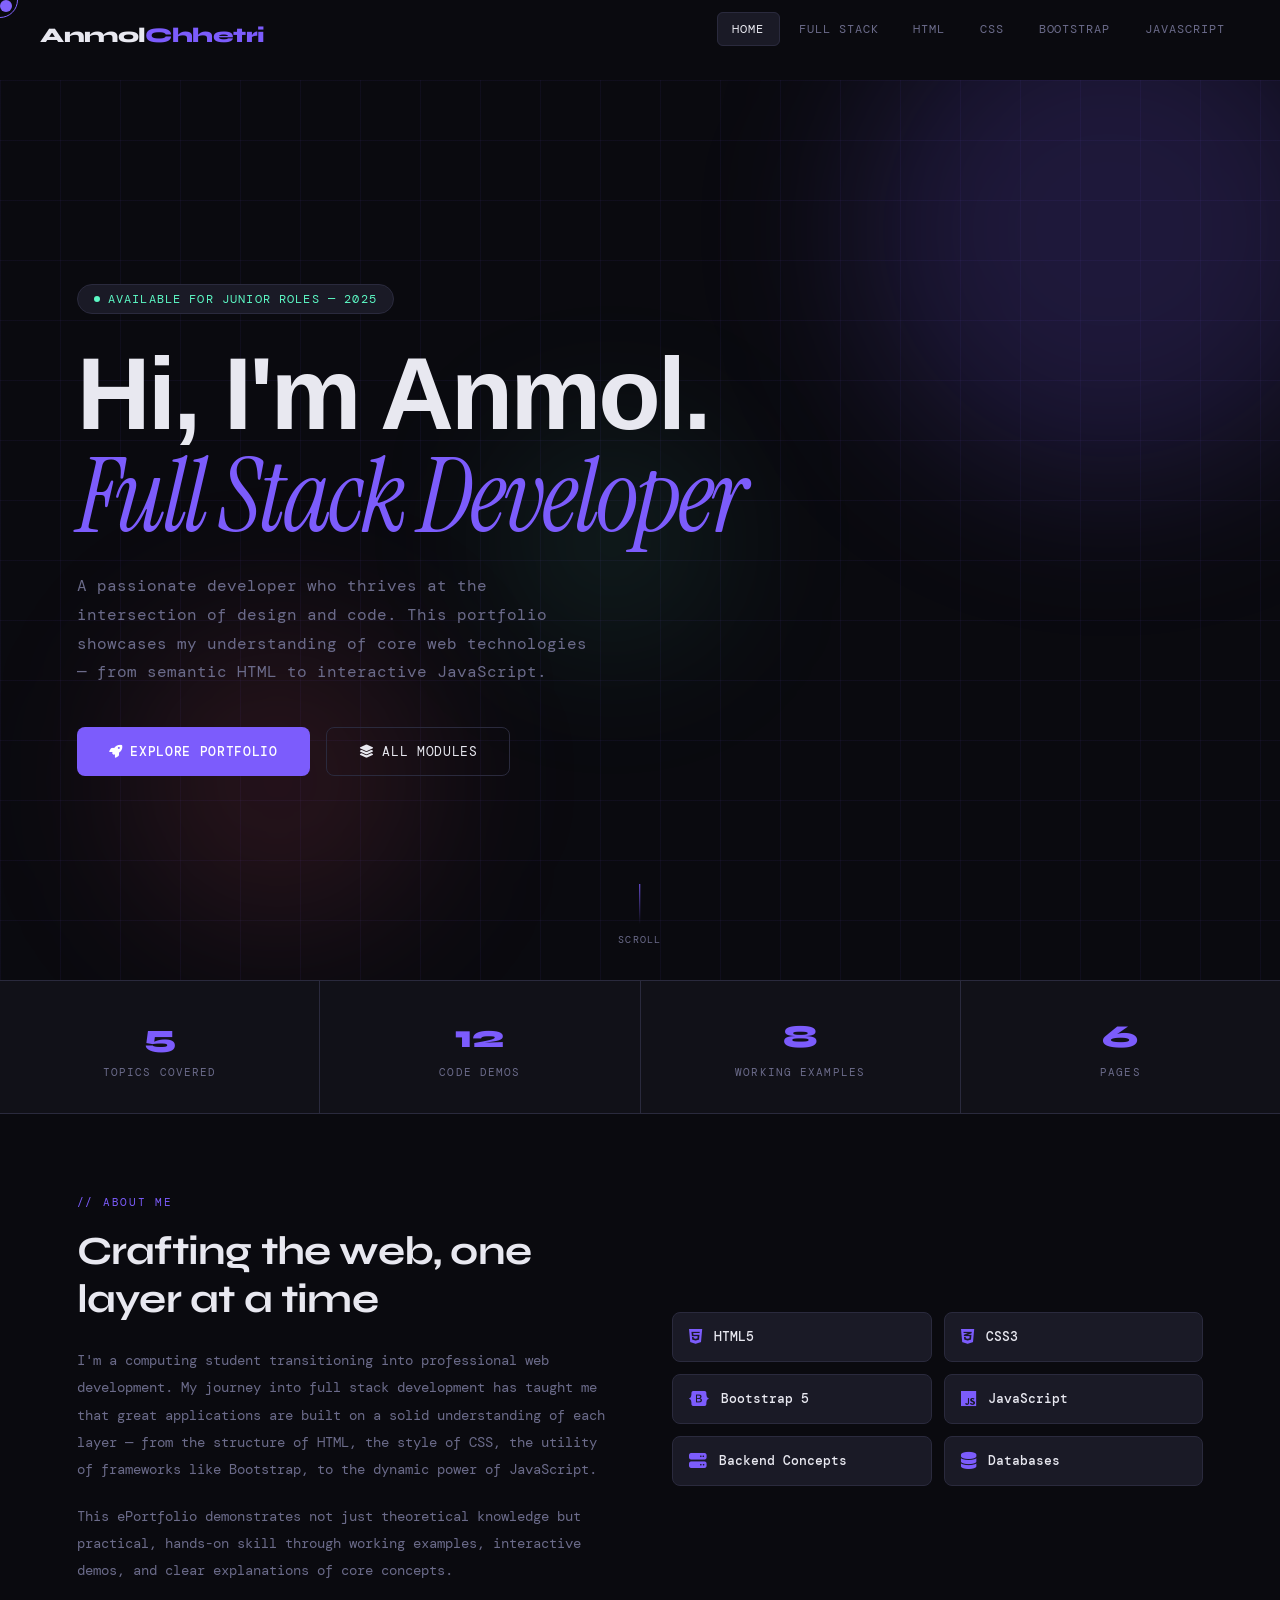
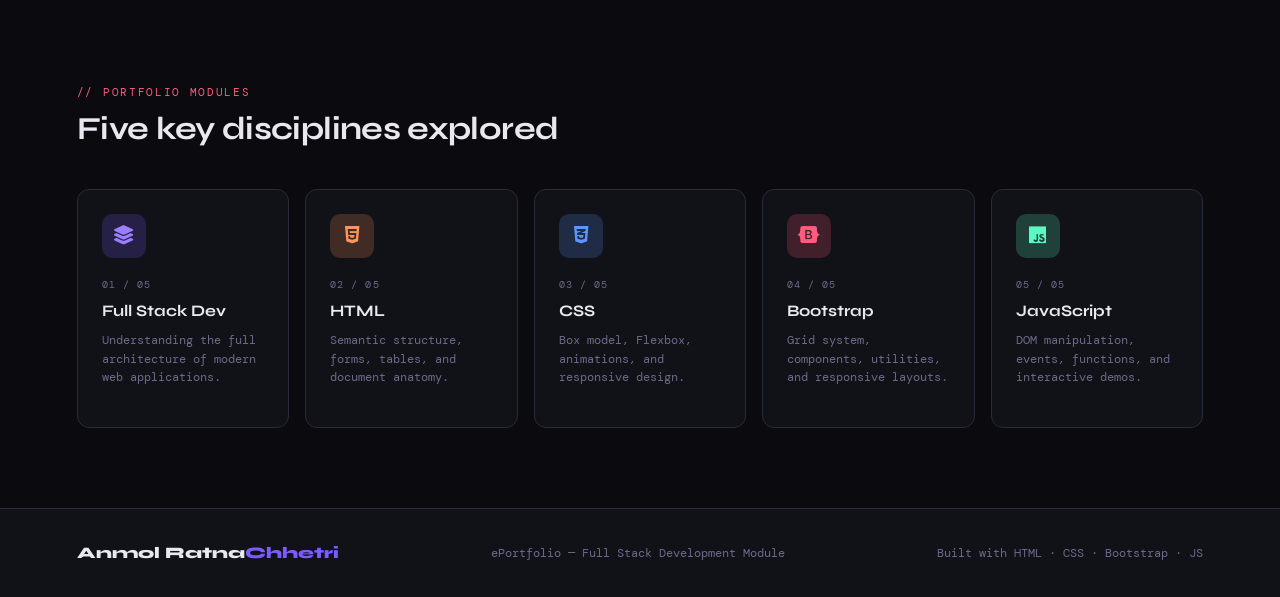
<file: index.html>
<!DOCTYPE html>
<html lang="en">
<head>
<meta charset="UTF-8">
<meta name="viewport" content="width=device-width, initial-scale=1.0">
<title>Anmol Ratna Chhetri | Home</title>
<link href="https://fonts.googleapis.com/css2?family=Syne:wght@400;600;700;800&family=DM+Mono:wght@300;400;500&family=Instrument+Serif:ital@0;1&display=swap" rel="stylesheet">
<link rel="stylesheet" href="https://cdnjs.cloudflare.com/ajax/libs/bootstrap/5.3.0/css/bootstrap.min.css">
<link rel="stylesheet" href="https://cdnjs.cloudflare.com/ajax/libs/font-awesome/6.4.0/css/all.min.css">
<link rel="stylesheet" href="css/base.css">
<link rel="stylesheet" href="css/index.css">
</head>
<body>

<!-- Cursor -->
<div class="cursor" id="cursor"></div>
<div class="cursor-ring" id="cursorRing"></div>

<!-- NAV -->
<nav id="mainNav">
  <a href="index.html" class="nav-logo">Anmol<span>Chhetri</span></a>
  <ul class="nav-links" id="navLinks">
    <li><a href="index.html" class="active" id="nav-home">Home</a></li>
    <li><a href="fullstack.html" id="nav-fullstack">Full Stack</a></li>
    <li><a href="html.html" id="nav-html">HTML</a></li>
    <li><a href="css.html" id="nav-css">CSS</a></li>
    <li><a href="bootstrap.html" id="nav-bootstrap">Bootstrap</a></li>
    <li><a href="javascript.html" id="nav-javascript">JavaScript</a></li>
  </ul>
  <button class="hamburger" id="hamburger"><i class="fas fa-bars"></i></button>
</nav>

<!-- HOME PAGE -->
<div class="page active" id="page-home">
  <section class="hero">
    <div class="hero-orb orb1"></div>
    <div class="hero-orb orb2"></div>
    <div class="hero-orb orb3"></div>
    <div class="hero-content">
      <div class="hero-badge">
        <span class="badge-dot"></span>
        Available for Junior Roles — 2025
      </div>
      <h1 class="hero-title">
        Hi, I'm Anmol.<br>
        <span class="line2">Full Stack Developer</span>
      </h1>
      <p class="hero-subtitle">
        A passionate developer who thrives at the intersection of design and code.
        This portfolio showcases my understanding of core web technologies —
        from semantic HTML to interactive JavaScript.
      </p>
      <div class="hero-actions">
        <button class="btn-primary-custom" onclick="window.location.href='fullstack.html'">
          <i class="fas fa-rocket"></i> Explore Portfolio
        </button>
        <button class="btn-outline-custom" onclick="scrollToModules()">
          <i class="fas fa-layer-group"></i> All Modules
        </button>
      </div>
    </div>
    <div class="scroll-indicator">
      <div class="scroll-line"></div>
      Scroll
    </div>
  </section>

  <div class="stats-bar">
    <div class="stat-item">
      <div class="stat-num" id="count1">0</div>
      <div class="stat-label">Topics Covered</div>
    </div>
    <div class="stat-item">
      <div class="stat-num" id="count2">0</div>
      <div class="stat-label">Code Demos</div>
    </div>
    <div class="stat-item">
      <div class="stat-num" id="count3">0</div>
      <div class="stat-label">Working Examples</div>
    </div>
    <div class="stat-item">
      <div class="stat-num" id="count4">0</div>
      <div class="stat-label">Pages</div>
    </div>
  </div>

  <div class="about-section">
    <div>
      <div class="about-label">// About Me</div>
      <h2 class="about-title">Crafting the web, one layer at a time</h2>
      <p class="about-text">
        I'm a computing student transitioning into professional web development. My journey into full stack development has taught me that great applications are built on a solid understanding of each layer — from the structure of HTML, the style of CSS, the utility of frameworks like Bootstrap, to the dynamic power of JavaScript.
      </p>
      <p class="about-text">
        This ePortfolio demonstrates not just theoretical knowledge but practical, hands-on skill through working examples, interactive demos, and clear explanations of core concepts.
      </p>
    </div>
    <div class="skills-grid">
      <div class="skill-pill" onclick="window.location.href='html.html'">
        <i class="fab fa-html5"></i><span class="skill-name">HTML5</span>
      </div>
      <div class="skill-pill" onclick="window.location.href='css.html'">
        <i class="fab fa-css3-alt"></i><span class="skill-name">CSS3</span>
      </div>
      <div class="skill-pill" onclick="window.location.href='bootstrap.html'">
        <i class="fab fa-bootstrap"></i><span class="skill-name">Bootstrap 5</span>
      </div>
      <div class="skill-pill" onclick="window.location.href='javascript.html'">
        <i class="fab fa-js"></i><span class="skill-name">JavaScript</span>
      </div>
      <div class="skill-pill" onclick="window.location.href='fullstack.html'">
        <i class="fas fa-server"></i><span class="skill-name">Backend Concepts</span>
      </div>
      <div class="skill-pill" onclick="window.location.href='fullstack.html'">
        <i class="fas fa-database"></i><span class="skill-name">Databases</span>
      </div>
    </div>
  </div>

  <div class="modules-section" id="modulesAnchor">
    <div class="section-header">
      <div class="section-label">// Portfolio Modules</div>
      <h2 class="section-title">Five key disciplines explored</h2>
    </div>
    <div class="module-cards">
      <div class="module-card" data-color="purple" onclick="window.location.href='fullstack.html'">
        <div class="card-icon"><i class="fas fa-layer-group"></i></div>
        <div class="card-num">01 / 05</div>
        <div class="card-title">Full Stack Dev</div>
        <p class="card-desc">Understanding the full architecture of modern web applications.</p>
        <span class="card-arrow"><i class="fas fa-arrow-up-right"></i></span>
      </div>
      <div class="module-card" data-color="orange" onclick="window.location.href='html.html'">
        <div class="card-icon"><i class="fab fa-html5"></i></div>
        <div class="card-num">02 / 05</div>
        <div class="card-title">HTML</div>
        <p class="card-desc">Semantic structure, forms, tables, and document anatomy.</p>
        <span class="card-arrow"><i class="fas fa-arrow-up-right"></i></span>
      </div>
      <div class="module-card" data-color="blue" onclick="window.location.href='css.html'">
        <div class="card-icon"><i class="fab fa-css3-alt"></i></div>
        <div class="card-num">03 / 05</div>
        <div class="card-title">CSS</div>
        <p class="card-desc">Box model, Flexbox, animations, and responsive design.</p>
        <span class="card-arrow"><i class="fas fa-arrow-up-right"></i></span>
      </div>
      <div class="module-card" data-color="pink" onclick="window.location.href='bootstrap.html'">
        <div class="card-icon"><i class="fab fa-bootstrap"></i></div>
        <div class="card-num">04 / 05</div>
        <div class="card-title">Bootstrap</div>
        <p class="card-desc">Grid system, components, utilities, and responsive layouts.</p>
        <span class="card-arrow"><i class="fas fa-arrow-up-right"></i></span>
      </div>
      <div class="module-card" data-color="green" onclick="window.location.href='javascript.html'">
        <div class="card-icon"><i class="fab fa-js"></i></div>
        <div class="card-num">05 / 05</div>
        <div class="card-title">JavaScript</div>
        <p class="card-desc">DOM manipulation, events, functions, and interactive demos.</p>
        <span class="card-arrow"><i class="fas fa-arrow-up-right"></i></span>
      </div>
    </div>
  </div>

  <footer>
    <div class="footer-logo">Anmol Ratna<span>Chhetri</span></div>
    <div>ePortfolio — Full Stack Development Module</div>
    <div>Built with HTML · CSS · Bootstrap · JS</div>
  </footer>
</div>

<script src="https://cdnjs.cloudflare.com/ajax/libs/bootstrap/5.3.0/js/bootstrap.bundle.min.js"></script>
<script src="../js/app.js"></script>
</body>
</html>
</file>
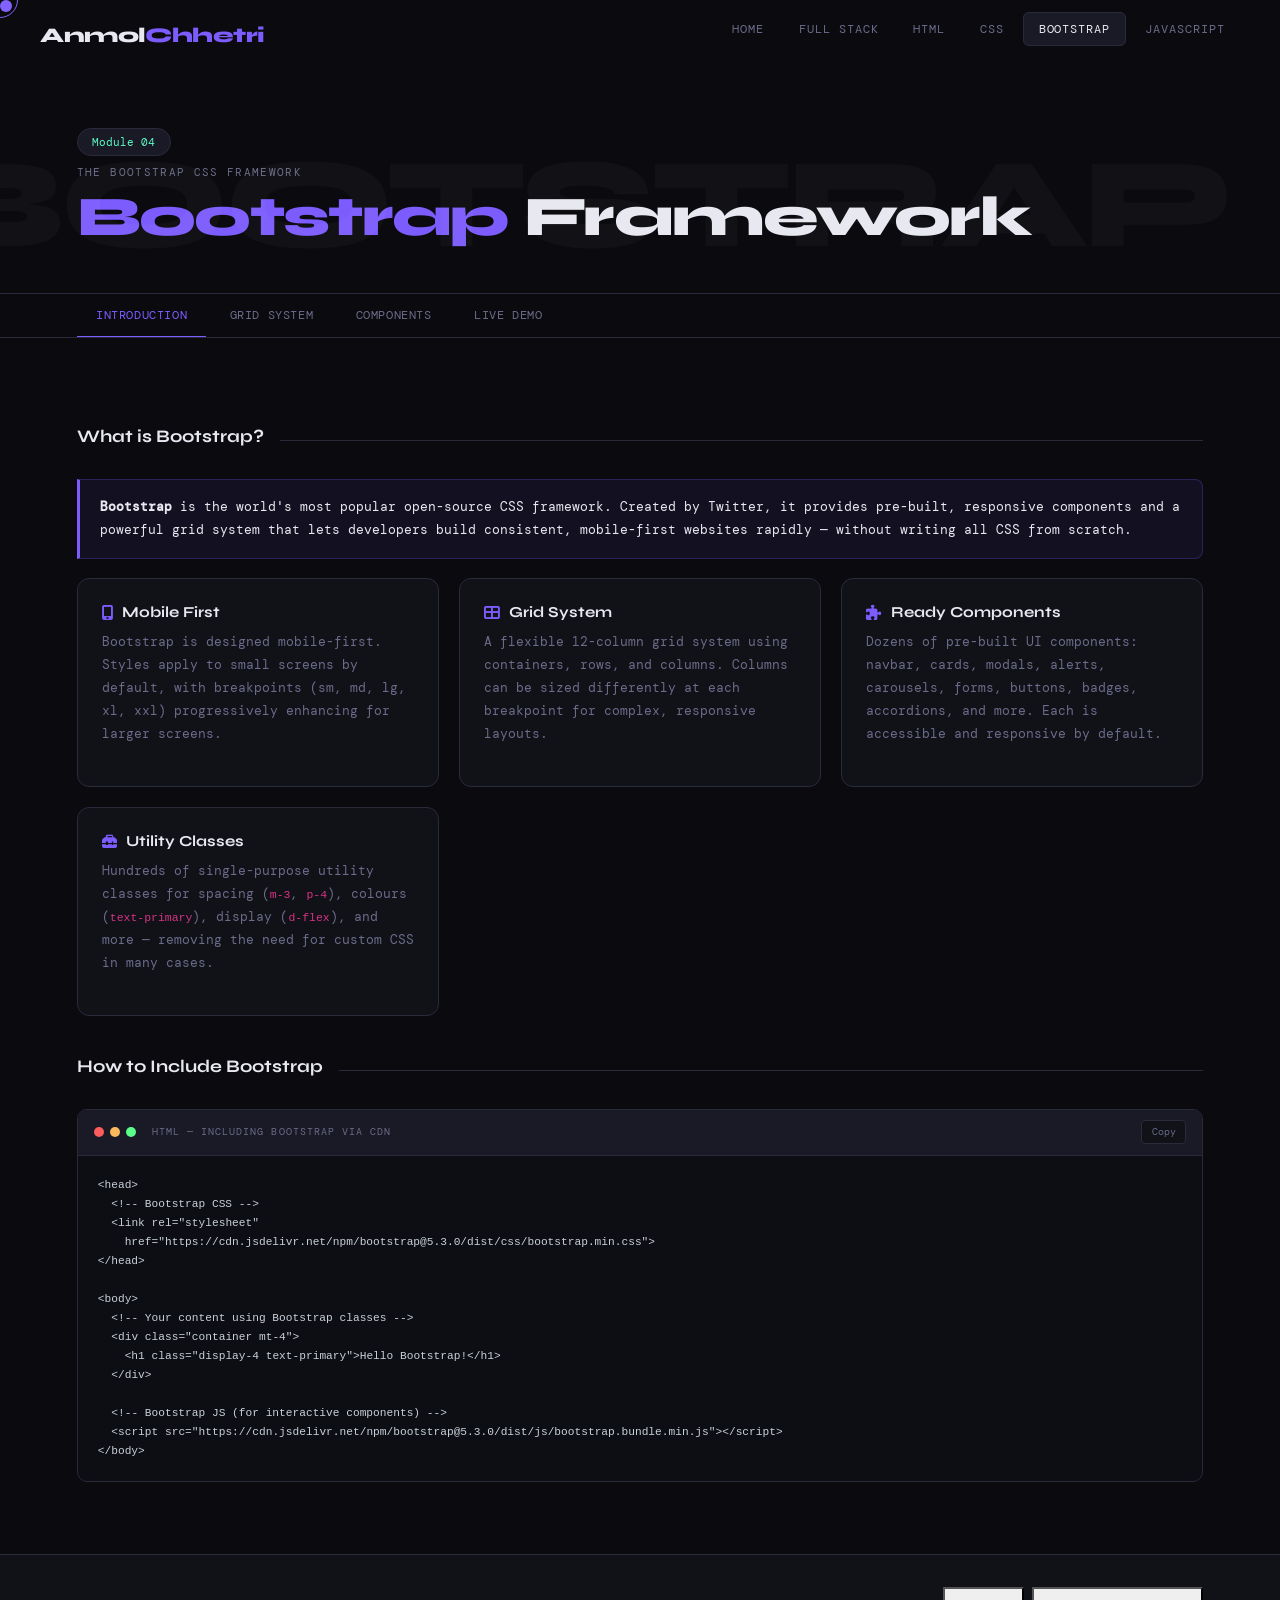
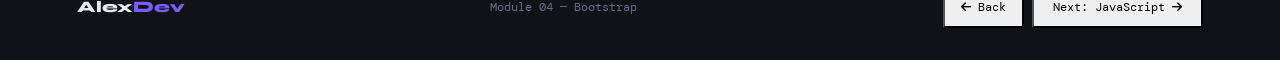
<file: bootstrap.html>
<!DOCTYPE html>
<html lang="en">
<head>
<meta charset="UTF-8">
<meta name="viewport" content="width=device-width, initial-scale=1.0">
<title>Anmol Ratna Chhetri | Bootstrap</title>
<link href="https://fonts.googleapis.com/css2?family=Syne:wght@400;600;700;800&family=DM+Mono:wght@300;400;500&family=Instrument+Serif:ital@0;1&display=swap" rel="stylesheet">
<link rel="stylesheet" href="https://cdnjs.cloudflare.com/ajax/libs/bootstrap/5.3.0/css/bootstrap.min.css">
<link rel="stylesheet" href="https://cdnjs.cloudflare.com/ajax/libs/font-awesome/6.4.0/css/all.min.css">
<link rel="stylesheet" href="css/base.css">
<link rel="stylesheet" href="css/bootstrap.css">
</head>
<body>

<!-- Cursor -->
<div class="cursor" id="cursor"></div>
<div class="cursor-ring" id="cursorRing"></div>

<!-- NAV -->
<nav id="mainNav">
  <a href="index.html" class="nav-logo">Anmol<span>Chhetri</span></a>
  <ul class="nav-links" id="navLinks">
    <li><a href="index.html" id="nav-home">Home</a></li>
    <li><a href="fullstack.html" id="nav-fullstack">Full Stack</a></li>
    <li><a href="html.html" id="nav-html">HTML</a></li>
    <li><a href="css.html" id="nav-css">CSS</a></li>
    <li><a href="bootstrap.html" class="active" id="nav-bootstrap">Bootstrap</a></li>
    <li><a href="javascript.html" id="nav-javascript">JavaScript</a></li>
  </ul>
  <button class="hamburger" id="hamburger"><i class="fas fa-bars"></i></button>
</nav>

<div class="page active" id="page-bootstrap">
  <div class="page-hero" data-bg-text="BOOTSTRAP">
    <div>
      <div class="page-tag">Module 04</div>
      <div class="page-num">The Bootstrap CSS Framework</div>
      <h1 class="page-title"><span class="accent">Bootstrap</span> Framework</h1>
    </div>
  </div>

  <div class="tab-nav">
    <button class="tab-btn active" onclick="switchTab(this,'bs-intro')">Introduction</button>
    <button class="tab-btn" onclick="switchTab(this,'bs-grid')">Grid System</button>
    <button class="tab-btn" onclick="switchTab(this,'bs-components')">Components</button>
    <button class="tab-btn" onclick="switchTab(this,'bs-demo')">Live Demo</button>
  </div>

  <div class="content-area">
    <div class="tab-panel active" id="bs-intro">
      <div class="section-divider"><h3>What is Bootstrap?</h3></div>
      <div class="callout">
        <strong>Bootstrap</strong> is the world's most popular open-source CSS framework. Created by Twitter, it provides pre-built, responsive components and a powerful grid system that lets developers build consistent, mobile-first websites rapidly — without writing all CSS from scratch.
      </div>
      <div class="concept-grid">
        <div class="concept-card">
          <h4><i class="fas fa-mobile-alt"></i> Mobile First</h4>
          <p>Bootstrap is designed mobile-first. Styles apply to small screens by default, with breakpoints (sm, md, lg, xl, xxl) progressively enhancing for larger screens.</p>
        </div>
        <div class="concept-card">
          <h4><i class="fas fa-th-large"></i> Grid System</h4>
          <p>A flexible 12-column grid system using containers, rows, and columns. Columns can be sized differently at each breakpoint for complex, responsive layouts.</p>
        </div>
        <div class="concept-card">
          <h4><i class="fas fa-puzzle-piece"></i> Ready Components</h4>
          <p>Dozens of pre-built UI components: navbar, cards, modals, alerts, carousels, forms, buttons, badges, accordions, and more. Each is accessible and responsive by default.</p>
        </div>
        <div class="concept-card">
          <h4><i class="fas fa-toolbox"></i> Utility Classes</h4>
          <p>Hundreds of single-purpose utility classes for spacing (<code>m-3</code>, <code>p-4</code>), colours (<code>text-primary</code>), display (<code>d-flex</code>), and more — removing the need for custom CSS in many cases.</p>
        </div>
      </div>
      <div class="section-divider"><h3>How to Include Bootstrap</h3></div>
      <div class="code-block">
        <div class="code-header">
          <div style="display:flex;align-items:center;gap:1rem">
            <div class="code-dots"><span class="d1"></span><span class="d2"></span><span class="d3"></span></div>
            <span class="code-lang">HTML — Including Bootstrap via CDN</span>
          </div>
          <button class="copy-btn" onclick="copyCode(this)">Copy</button>
        </div>
<pre><span class="tag">&lt;head&gt;</span>
  <span class="cm">&lt;!-- Bootstrap CSS --&gt;</span>
  <span class="tag">&lt;link</span> <span class="attr">rel</span>=<span class="val">"stylesheet"</span>
    <span class="attr">href</span>=<span class="val">"https://cdn.jsdelivr.net/npm/bootstrap@5.3.0/dist/css/bootstrap.min.css"</span><span class="tag">&gt;</span>
<span class="tag">&lt;/head&gt;</span>

<span class="tag">&lt;body&gt;</span>
  <span class="cm">&lt;!-- Your content using Bootstrap classes --&gt;</span>
  <span class="tag">&lt;div</span> <span class="attr">class</span>=<span class="val">"container mt-4"</span><span class="tag">&gt;</span>
    <span class="tag">&lt;h1</span> <span class="attr">class</span>=<span class="val">"display-4 text-primary"</span><span class="tag">&gt;</span>Hello Bootstrap!<span class="tag">&lt;/h1&gt;</span>
  <span class="tag">&lt;/div&gt;</span>

  <span class="cm">&lt;!-- Bootstrap JS (for interactive components) --&gt;</span>
  <span class="tag">&lt;script</span> <span class="attr">src</span>=<span class="val">"https://cdn.jsdelivr.net/npm/bootstrap@5.3.0/dist/js/bootstrap.bundle.min.js"</span><span class="tag">&gt;&lt;/script&gt;</span>
<span class="tag">&lt;/body&gt;</span></pre>
      </div>
    </div>

    <div class="tab-panel" id="bs-grid">
      <div class="section-divider"><h3>Bootstrap Grid System</h3></div>
      <div class="callout">The grid divides the page into <strong>12 columns</strong>. You choose how many columns each element spans using classes like <code>col-6</code> (half width) or <code>col-md-4</code> (one-third on medium+ screens).</p>
      </div>
      <div class="code-block">
        <div class="code-header">
          <div style="display:flex;align-items:center;gap:1rem">
            <div class="code-dots"><span class="d1"></span><span class="d2"></span><span class="d3"></span></div>
            <span class="code-lang">HTML — Bootstrap Grid Examples</span>
          </div>
          <button class="copy-btn" onclick="copyCode(this)">Copy</button>
        </div>
<pre><span class="tag">&lt;div</span> <span class="attr">class</span>=<span class="val">"container"</span><span class="tag">&gt;</span>

  <span class="cm">&lt;!-- Two equal columns on all screen sizes --&gt;</span>
  <span class="tag">&lt;div</span> <span class="attr">class</span>=<span class="val">"row"</span><span class="tag">&gt;</span>
    <span class="tag">&lt;div</span> <span class="attr">class</span>=<span class="val">"col-6"</span><span class="tag">&gt;</span>Left Half<span class="tag">&lt;/div&gt;</span>
    <span class="tag">&lt;div</span> <span class="attr">class</span>=<span class="val">"col-6"</span><span class="tag">&gt;</span>Right Half<span class="tag">&lt;/div&gt;</span>
  <span class="tag">&lt;/div&gt;</span>

  <span class="cm">&lt;!-- Stacks on mobile, 3 cols on medium+ screens --&gt;</span>
  <span class="tag">&lt;div</span> <span class="attr">class</span>=<span class="val">"row"</span><span class="tag">&gt;</span>
    <span class="tag">&lt;div</span> <span class="attr">class</span>=<span class="val">"col-12 col-md-4"</span><span class="tag">&gt;</span>Card 1<span class="tag">&lt;/div&gt;</span>
    <span class="tag">&lt;div</span> <span class="attr">class</span>=<span class="val">"col-12 col-md-4"</span><span class="tag">&gt;</span>Card 2<span class="tag">&lt;/div&gt;</span>
    <span class="tag">&lt;div</span> <span class="attr">class</span>=<span class="val">"col-12 col-md-4"</span><span class="tag">&gt;</span>Card 3<span class="tag">&lt;/div&gt;</span>
  <span class="tag">&lt;/div&gt;</span>

<span class="tag">&lt;/div&gt;</span></pre>
      </div>

      <div class="demo-box">
        <div class="demo-header"><i class="fas fa-th"></i>&nbsp; Grid Visualiser</div>
        <div class="demo-content">
          <p style="font-size:0.75rem;color:var(--muted);margin-bottom:0.75rem">12 columns total. Blue boxes show how column spans work:</p>
          <div class="container-fluid px-0">
            <div class="row g-1 mb-1">
              <div class="col-12"><div class="grid-col">col-12 (Full width)</div></div>
            </div>
            <div class="row g-1 mb-1">
              <div class="col-6"><div class="grid-col">col-6</div></div>
              <div class="col-6"><div class="grid-col">col-6</div></div>
            </div>
            <div class="row g-1 mb-1">
              <div class="col-4"><div class="grid-col">col-4</div></div>
              <div class="col-4"><div class="grid-col">col-4</div></div>
              <div class="col-4"><div class="grid-col">col-4</div></div>
            </div>
            <div class="row g-1 mb-1">
              <div class="col-3"><div class="grid-col">col-3</div></div>
              <div class="col-3"><div class="grid-col">col-3</div></div>
              <div class="col-3"><div class="grid-col">col-3</div></div>
              <div class="col-3"><div class="grid-col">col-3</div></div>
            </div>
            <div class="row g-1">
              <div class="col-8"><div class="grid-col">col-8</div></div>
              <div class="col-4"><div class="grid-col">col-4</div></div>
            </div>
          </div>
        </div>
      </div>
    </div>

    <div class="tab-panel" id="bs-components">
      <div class="section-divider"><h3>Bootstrap Components</h3></div>
      <div class="concept-grid">
        <div class="concept-card">
          <h4><i class="fas fa-credit-card"></i> Cards</h4>
          <p>Flexible content containers with headers, body, footers, images, and lists. Used for blog posts, products, user profiles. Class: <code>card</code>, <code>card-body</code>, <code>card-title</code>.</p>
        </div>
        <div class="concept-card">
          <h4><i class="fas fa-bars"></i> Navbar</h4>
          <p>Responsive navigation bar that collapses to a hamburger on mobile. Includes brand, links, dropdowns. Classes: <code>navbar</code>, <code>navbar-expand-lg</code>, <code>navbar-toggler</code>.</p>
        </div>
        <div class="concept-card">
          <h4><i class="fas fa-window-maximize"></i> Modals</h4>
          <p>Dialog boxes that overlay the page. Use for confirmations, login forms, image previews. Triggered by data attributes: <code>data-bs-toggle="modal"</code>. No custom JS needed.</p>
        </div>
        <div class="concept-card">
          <h4><i class="fas fa-exclamation-circle"></i> Alerts</h4>
          <p>Feedback messages for the user. Colour-coded by context: <code>alert-success</code>, <code>alert-danger</code>, <code>alert-warning</code>, <code>alert-info</code>. Can be dismissible.</p>
        </div>
      </div>
      <div class="code-block">
        <div class="code-header">
          <div style="display:flex;align-items:center;gap:1rem">
            <div class="code-dots"><span class="d1"></span><span class="d2"></span><span class="d3"></span></div>
            <span class="code-lang">HTML — Bootstrap Card Component</span>
          </div>
          <button class="copy-btn" onclick="copyCode(this)">Copy</button>
        </div>
<pre><span class="tag">&lt;div</span> <span class="attr">class</span>=<span class="val">"card"</span> <span class="attr">style</span>=<span class="val">"width: 18rem;"</span><span class="tag">&gt;</span>
  <span class="tag">&lt;img</span> <span class="attr">src</span>=<span class="val">"image.jpg"</span> <span class="attr">class</span>=<span class="val">"card-img-top"</span> <span class="attr">alt</span>=<span class="val">"..."</span><span class="tag">&gt;</span>
  <span class="tag">&lt;div</span> <span class="attr">class</span>=<span class="val">"card-body"</span><span class="tag">&gt;</span>
    <span class="tag">&lt;h5</span> <span class="attr">class</span>=<span class="val">"card-title"</span><span class="tag">&gt;</span>Card Title<span class="tag">&lt;/h5&gt;</span>
    <span class="tag">&lt;p</span> <span class="attr">class</span>=<span class="val">"card-text"</span><span class="tag">&gt;</span>Some description text here.<span class="tag">&lt;/p&gt;</span>
    <span class="tag">&lt;a</span> <span class="attr">href</span>=<span class="val">"#"</span> <span class="attr">class</span>=<span class="val">"btn btn-primary"</span><span class="tag">&gt;</span>Go somewhere<span class="tag">&lt;/a&gt;</span>
  <span class="tag">&lt;/div&gt;</span>
<span class="tag">&lt;/div&gt;</span></pre>
      </div>
    </div>

    <div class="tab-panel" id="bs-demo">
      <div class="section-divider"><h3>Live Bootstrap Demo</h3></div>
      <div class="demo-box">
        <div class="demo-header"><i class="fas fa-circle" style="color:#5cfc8a"></i>&nbsp;<span class="demo-live">Live</span> — Bootstrap Components in Action</div>
        <div class="demo-content">
          <div class="alert alert-success alert-dismissible fade show" role="alert" style="font-size:.85rem">
            <strong>Success!</strong> This is a Bootstrap success alert.
            <button type="button" class="btn-close" data-bs-dismiss="alert"></button>
          </div>
          <div class="alert alert-warning" role="alert" style="font-size:.85rem">
            <strong>Warning:</strong> Bootstrap handles all the styling automatically.
          </div>
          <div class="d-flex gap-2 flex-wrap mb-3">
            <button class="btn btn-primary">Primary</button>
            <button class="btn btn-secondary">Secondary</button>
            <button class="btn btn-success">Success</button>
            <button class="btn btn-danger">Danger</button>
            <button class="btn btn-outline-primary">Outline</button>
          </div>
          <div class="row g-3">
            <div class="col-md-4">
              <div class="card h-100" style="background:var(--surface2);border-color:var(--border);color:var(--text)">
                <div class="card-body">
                  <h5 class="card-title" style="color:var(--accent)">HTML</h5>
                  <p class="card-text" style="font-size:.82rem;color:var(--muted)">The structure layer. All visible content starts here.</p>
                  <a href="html.html" class="btn btn-sm btn-primary">Learn More</a>
                </div>
              </div>
            </div>
            <div class="col-md-4">
              <div class="card h-100" style="background:var(--surface2);border-color:var(--border);color:var(--text)">
                <div class="card-body">
                  <h5 class="card-title" style="color:var(--accent)">CSS</h5>
                  <p class="card-text" style="font-size:.82rem;color:var(--muted)">The style layer. Controls all visual presentation.</p>
                  <a href="css.html" class="btn btn-sm btn-primary">Learn More</a>
                </div>
              </div>
            </div>
            <div class="col-md-4">
              <div class="card h-100" style="background:var(--surface2);border-color:var(--border);color:var(--text)">
                <div class="card-body">
                  <h5 class="card-title" style="color:var(--accent)">JavaScript</h5>
                  <p class="card-text" style="font-size:.82rem;color:var(--muted)">The behaviour layer. Makes pages interactive.</p>
                  <a href="javascript.html" class="btn btn-sm btn-primary">Learn More</a>
                </div>
              </div>
            </div>
          </div>
          <div class="mt-4">
            <p style="font-size:.8rem;color:var(--muted);margin-bottom:.75rem">Bootstrap progress bars — <code>class="progress"</code></p>
            <div class="progress mb-2" style="height:8px;background:var(--surface2)">
              <div class="progress-bar" style="width:85%;background:var(--accent)">HTML — 85%</div>
            </div>
            <div class="progress mb-2" style="height:8px;background:var(--surface2)">
              <div class="progress-bar" style="width:78%;background:var(--accent2)">CSS — 78%</div>
            </div>
            <div class="progress" style="height:8px;background:var(--surface2)">
              <div class="progress-bar" style="width:70%;background:var(--accent3)">JavaScript — 70%</div>
            </div>
          </div>
        </div>
      </div>
    </div>
  </div>

  <footer>
    <div class="footer-logo">Alex<span>Dev</span></div>
    <div>Module 04 — Bootstrap</div>
    <div style="display:flex;gap:.5rem">
      <button class="btn-outline-custom" style="padding:.6rem 1rem;font-size:.72rem" onclick="window.location.href='css.html'"><i class="fas fa-arrow-left"></i> Back</button>
      <button class="btn-primary-custom" style="padding:.6rem 1.2rem;font-size:.72rem" onclick="window.location.href='javascript.html'">Next: JavaScript <i class="fas fa-arrow-right"></i></button>
    </div>
  </footer>
</div>

<script src="https://cdnjs.cloudflare.com/ajax/libs/bootstrap/5.3.0/js/bootstrap.bundle.min.js"></script>
<script src="../js/app.js"></script>
</body>
</html>
</file>
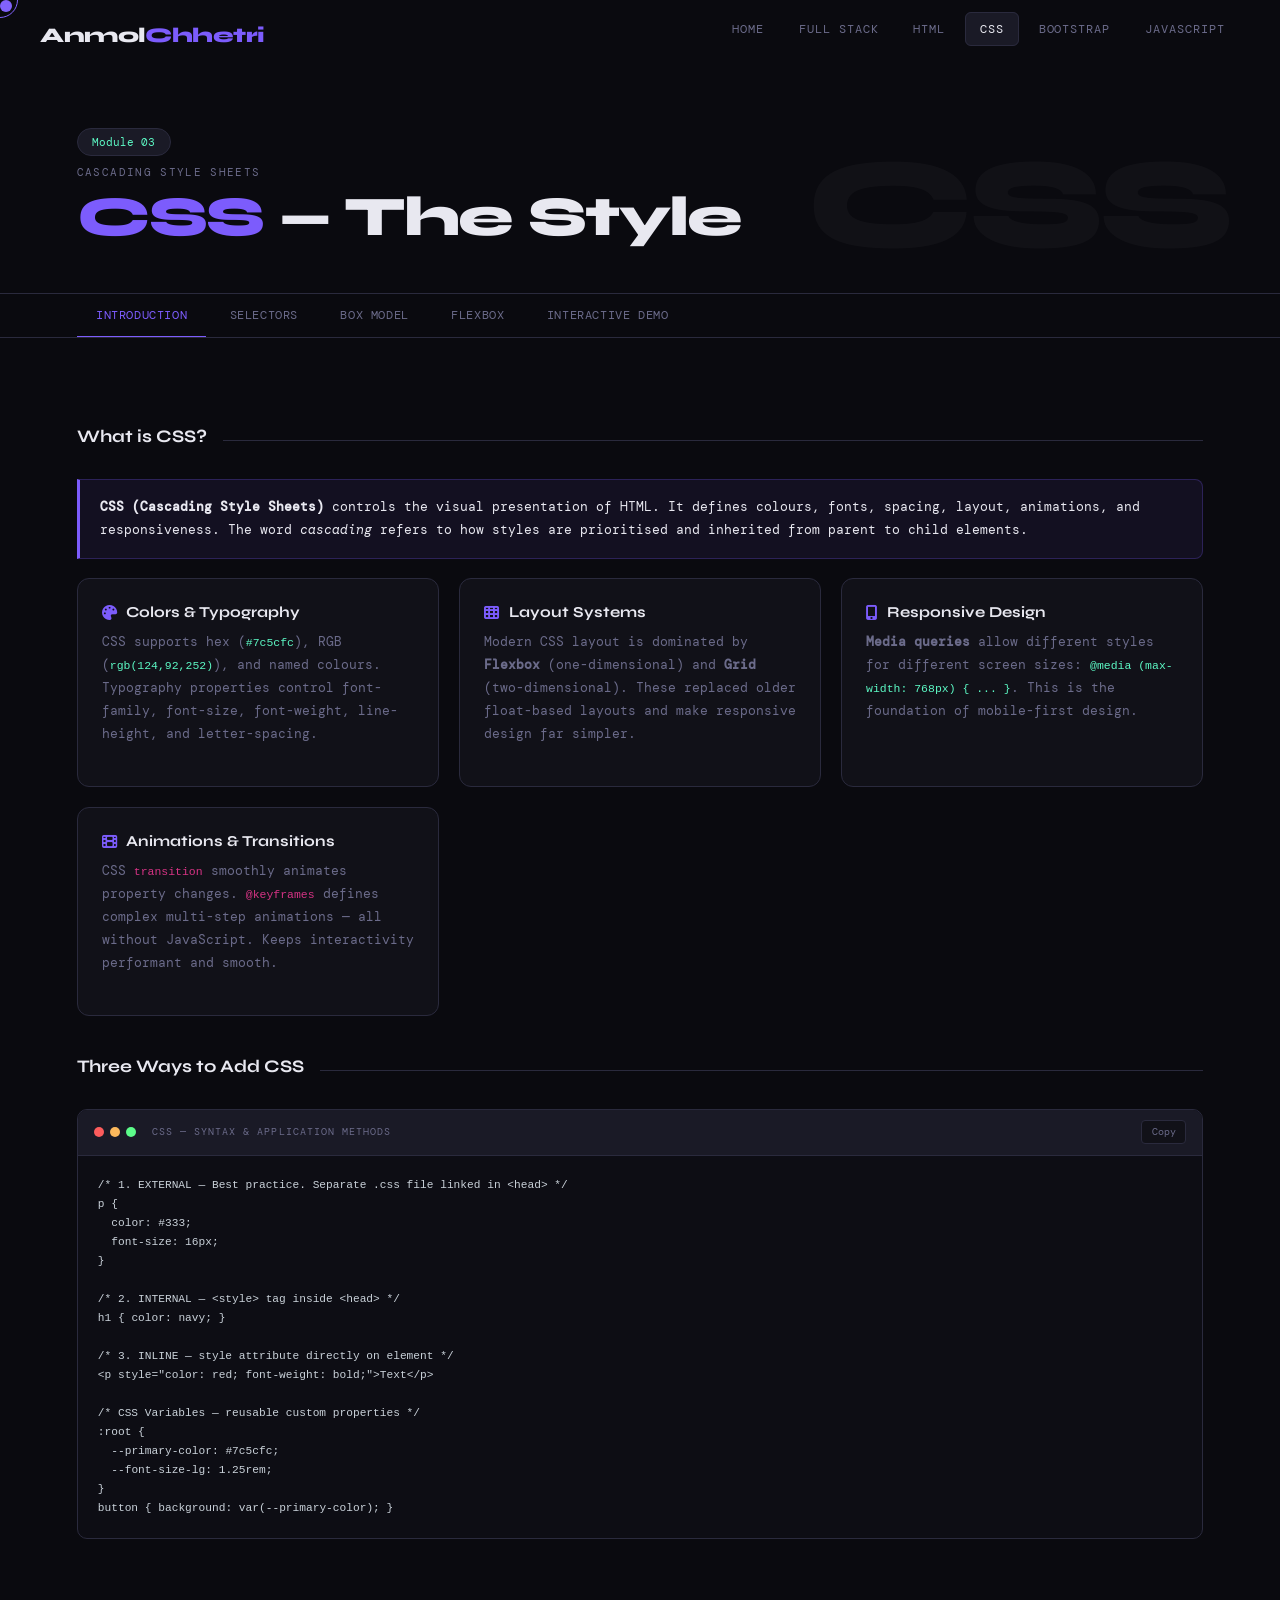
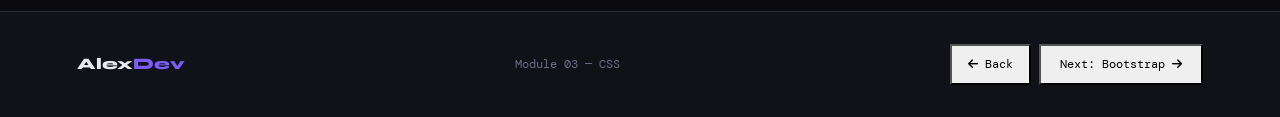
<file: css.html>
<!DOCTYPE html>
<html lang="en">
<head>
<meta charset="UTF-8">
<meta name="viewport" content="width=device-width, initial-scale=1.0">
<title>Anmol Ratna Chhetri | CSS</title>
<link href="https://fonts.googleapis.com/css2?family=Syne:wght@400;600;700;800&family=DM+Mono:wght@300;400;500&family=Instrument+Serif:ital@0;1&display=swap" rel="stylesheet">
<link rel="stylesheet" href="https://cdnjs.cloudflare.com/ajax/libs/bootstrap/5.3.0/css/bootstrap.min.css">
<link rel="stylesheet" href="https://cdnjs.cloudflare.com/ajax/libs/font-awesome/6.4.0/css/all.min.css">
<link rel="stylesheet" href="css/base.css">
<link rel="stylesheet" href="css/css.css">
</head>
<body>

<!-- Cursor -->
<div class="cursor" id="cursor"></div>
<div class="cursor-ring" id="cursorRing"></div>

<!-- NAV -->
<nav id="mainNav">
  <a href="index.html" class="nav-logo">Anmol<span>Chhetri</span></a>
  <ul class="nav-links" id="navLinks">
    <li><a href="index.html" id="nav-home">Home</a></li>
    <li><a href="fullstack.html" id="nav-fullstack">Full Stack</a></li>
    <li><a href="html.html" id="nav-html">HTML</a></li>
    <li><a href="css.html" class="active" id="nav-css">CSS</a></li>
    <li><a href="bootstrap.html" id="nav-bootstrap">Bootstrap</a></li>
    <li><a href="javascript.html" id="nav-javascript">JavaScript</a></li>
  </ul>
  <button class="hamburger" id="hamburger"><i class="fas fa-bars"></i></button>
</nav>

<div class="page active" id="page-css">
  <div class="page-hero" data-bg-text="CSS">
    <div>
      <div class="page-tag">Module 03</div>
      <div class="page-num">Cascading Style Sheets</div>
      <h1 class="page-title"><span class="accent">CSS</span> — The Style</h1>
    </div>
  </div>

  <div class="tab-nav">
    <button class="tab-btn active" onclick="switchTab(this,'css-intro')">Introduction</button>
    <button class="tab-btn" onclick="switchTab(this,'css-selectors')">Selectors</button>
    <button class="tab-btn" onclick="switchTab(this,'css-box')">Box Model</button>
    <button class="tab-btn" onclick="switchTab(this,'css-flexbox')">Flexbox</button>
    <button class="tab-btn" onclick="switchTab(this,'css-demo')">Interactive Demo</button>
  </div>

  <div class="content-area">
    <div class="tab-panel active" id="css-intro">
      <div class="section-divider"><h3>What is CSS?</h3></div>
      <div class="callout">
        <strong>CSS (Cascading Style Sheets)</strong> controls the visual presentation of HTML. It defines colours, fonts, spacing, layout, animations, and responsiveness. The word <em>cascading</em> refers to how styles are prioritised and inherited from parent to child elements.
      </div>
      <div class="concept-grid">
        <div class="concept-card">
          <h4><i class="fas fa-palette"></i> Colors & Typography</h4>
          <p>CSS supports hex (<code style="color:var(--accent3)">#7c5cfc</code>), RGB (<code style="color:var(--accent3)">rgb(124,92,252)</code>), and named colours. Typography properties control font-family, font-size, font-weight, line-height, and letter-spacing.</p>
        </div>
        <div class="concept-card">
          <h4><i class="fas fa-th"></i> Layout Systems</h4>
          <p>Modern CSS layout is dominated by <strong>Flexbox</strong> (one-dimensional) and <strong>Grid</strong> (two-dimensional). These replaced older float-based layouts and make responsive design far simpler.</p>
        </div>
        <div class="concept-card">
          <h4><i class="fas fa-mobile-alt"></i> Responsive Design</h4>
          <p><strong>Media queries</strong> allow different styles for different screen sizes: <code style="color:var(--accent3)">@media (max-width: 768px) { ... }</code>. This is the foundation of mobile-first design.</p>
        </div>
        <div class="concept-card">
          <h4><i class="fas fa-film"></i> Animations & Transitions</h4>
          <p>CSS <code>transition</code> smoothly animates property changes. <code>@keyframes</code> defines complex multi-step animations — all without JavaScript. Keeps interactivity performant and smooth.</p>
        </div>
      </div>
      <div class="section-divider"><h3>Three Ways to Add CSS</h3></div>
      <div class="code-block">
        <div class="code-header">
          <div style="display:flex;align-items:center;gap:1rem">
            <div class="code-dots"><span class="d1"></span><span class="d2"></span><span class="d3"></span></div>
            <span class="code-lang">CSS — Syntax & Application Methods</span>
          </div>
          <button class="copy-btn" onclick="copyCode(this)">Copy</button>
        </div>
<pre><span class="cm">/* 1. EXTERNAL — Best practice. Separate .css file linked in &lt;head&gt; */</span>
<span class="tag">p</span> {
  <span class="attr">color</span>: <span class="val">#333</span>;
  <span class="attr">font-size</span>: <span class="val">16px</span>;
}

<span class="cm">/* 2. INTERNAL — &lt;style&gt; tag inside &lt;head&gt; */</span>
<span class="tag">h1</span> { <span class="attr">color</span>: <span class="val">navy</span>; }

<span class="cm">/* 3. INLINE — style attribute directly on element */</span>
<span class="tag">&lt;p</span> <span class="attr">style</span>=<span class="val">"color: red; font-weight: bold;"</span><span class="tag">&gt;</span>Text<span class="tag">&lt;/p&gt;</span>

<span class="cm">/* CSS Variables — reusable custom properties */</span>
<span class="tag">:root</span> {
  <span class="attr">--primary-color</span>: <span class="val">#7c5cfc</span>;
  <span class="attr">--font-size-lg</span>: <span class="val">1.25rem</span>;
}
<span class="tag">button</span> { <span class="attr">background</span>: <span class="fn">var</span>(--primary-color); }</pre>
      </div>
    </div>

    <div class="tab-panel" id="css-selectors">
      <div class="section-divider"><h3>CSS Selectors</h3></div>
      <div class="callout">Selectors determine <em>which</em> HTML elements a CSS rule applies to. Understanding selector specificity is key to avoiding style conflicts.</div>
      <div class="code-block">
        <div class="code-header">
          <div style="display:flex;align-items:center;gap:1rem">
            <div class="code-dots"><span class="d1"></span><span class="d2"></span><span class="d3"></span></div>
            <span class="code-lang">CSS — Selector Types</span>
          </div>
          <button class="copy-btn" onclick="copyCode(this)">Copy</button>
        </div>
<pre><span class="cm">/* Element selector — targets all &lt;p&gt; tags */</span>
<span class="tag">p</span> { <span class="attr">color</span>: <span class="val">gray</span>; }

<span class="cm">/* Class selector — targets class="highlight" */</span>
<span class="tag">.highlight</span> { <span class="attr">background</span>: <span class="val">yellow</span>; }

<span class="cm">/* ID selector — targets id="main-title" (unique) */</span>
<span class="tag">#main-title</span> { <span class="attr">font-size</span>: <span class="val">2rem</span>; }

<span class="cm">/* Descendant — p inside a .card */</span>
<span class="tag">.card p</span> { <span class="attr">padding</span>: <span class="val">1rem</span>; }

<span class="cm">/* Pseudo-class — button when hovered */</span>
<span class="tag">button:hover</span> { <span class="attr">background</span>: <span class="val">blue</span>; }

<span class="cm">/* Pseudo-element — first line of paragraph */</span>
<span class="tag">p::first-line</span> { <span class="attr">font-weight</span>: <span class="val">bold</span>; }

<span class="cm">/* Specificity order: ID (1,0,0) > Class (0,1,0) > Element (0,0,1) */</span></pre>
      </div>
    </div>

    <div class="tab-panel" id="css-box">
      <div class="section-divider"><h3>The CSS Box Model</h3></div>
      <div class="callout">Every HTML element is a rectangular box. The box model defines how space is calculated: <strong>content → padding → border → margin</strong>.</div>
      <div class="demo-box">
        <div class="demo-header"><i class="fas fa-square"></i>&nbsp; Visual Box Model</div>
        <div class="demo-content">
          <div class="box-model" style="text-align:center">
            <div class="bm-margin">
              <div class="bm-label">Margin (outside space)</div>
              <div class="bm-border">
                <div class="bm-label" style="color:var(--accent2)">Border</div>
                <div class="bm-padding">
                  <div class="bm-label" style="color:var(--accent3)">Padding (inside space)</div>
                  <div class="bm-content">Content</div>
                </div>
              </div>
            </div>
          </div>
        </div>
      </div>
      <div class="code-block">
        <div class="code-header">
          <div style="display:flex;align-items:center;gap:1rem">
            <div class="code-dots"><span class="d1"></span><span class="d2"></span><span class="d3"></span></div>
            <span class="code-lang">CSS — Box Model Properties</span>
          </div>
          <button class="copy-btn" onclick="copyCode(this)">Copy</button>
        </div>
<pre><span class="tag">.box</span> {
  <span class="attr">width</span>: <span class="val">300px</span>;         <span class="cm">/* Content width */</span>
  <span class="attr">padding</span>: <span class="val">20px</span>;        <span class="cm">/* Space inside the border */</span>
  <span class="attr">border</span>: <span class="val">2px solid #333</span>; <span class="cm">/* Visible edge */</span>
  <span class="attr">margin</span>: <span class="val">16px auto</span>;   <span class="cm">/* Space outside (auto = centred) */</span>
  <span class="attr">box-sizing</span>: <span class="val">border-box</span>; <span class="cm">/* Include padding in width calc */</span>
}</pre>
      </div>
    </div>

    <div class="tab-panel" id="css-flexbox">
      <div class="section-divider"><h3>CSS Flexbox</h3></div>
      <div class="callout">Flexbox makes it easy to align and distribute elements along a single axis (row or column). It's the most commonly used layout method in modern web development.</div>
      <div class="code-block">
        <div class="code-header">
          <div style="display:flex;align-items:center;gap:1rem">
            <div class="code-dots"><span class="d1"></span><span class="d2"></span><span class="d3"></span></div>
            <span class="code-lang">CSS — Flexbox Layout</span>
          </div>
          <button class="copy-btn" onclick="copyCode(this)">Copy</button>
        </div>
<pre><span class="tag">.container</span> {
  <span class="attr">display</span>: <span class="val">flex</span>;              <span class="cm">/* Activate Flexbox */</span>
  <span class="attr">flex-direction</span>: <span class="val">row</span>;        <span class="cm">/* row | column */</span>
  <span class="attr">justify-content</span>: <span class="val">center</span>;   <span class="cm">/* Main axis alignment */</span>
  <span class="attr">align-items</span>: <span class="val">center</span>;       <span class="cm">/* Cross axis alignment */</span>
  <span class="attr">gap</span>: <span class="val">1rem</span>;                  <span class="cm">/* Space between items */</span>
  <span class="attr">flex-wrap</span>: <span class="val">wrap</span>;            <span class="cm">/* Wrap to next line if needed */</span>
}
<span class="tag">.item</span> {
  <span class="attr">flex</span>: <span class="val">1</span>;                    <span class="cm">/* Grow to fill space equally */</span>
}</pre>
      </div>
      <div class="demo-box">
        <div class="demo-header"><i class="fas fa-magic"></i>&nbsp; Interactive Flexbox — Change justify-content:</div>
        <div class="demo-content">
          <div style="display:flex;gap:0.5rem;flex-wrap:wrap;margin-bottom:1rem">
            <button class="copy-btn" style="padding:.4rem .8rem" onclick="setFlex('flex-start')">flex-start</button>
            <button class="copy-btn" style="padding:.4rem .8rem" onclick="setFlex('center')">center</button>
            <button class="copy-btn" style="padding:.4rem .8rem" onclick="setFlex('flex-end')">flex-end</button>
            <button class="copy-btn" style="padding:.4rem .8rem" onclick="setFlex('space-between')">space-between</button>
            <button class="copy-btn" style="padding:.4rem .8rem" onclick="setFlex('space-around')">space-around</button>
          </div>
          <div class="flex-demo" id="flexDemo">
            <div class="flex-item">Box 1</div>
            <div class="flex-item" style="background:var(--accent2)">Box 2</div>
            <div class="flex-item" style="background:var(--accent3);color:#0a0a0f">Box 3</div>
          </div>
          <p style="font-size:0.72rem;color:var(--muted);margin-top:0.75rem">Current: <code id="flexLabel" style="color:var(--accent3)">flex-start</code></p>
        </div>
      </div>
    </div>

    <div class="tab-panel" id="css-demo">
      <div class="section-divider"><h3>Interactive CSS Colour Demo</h3></div>
      <p style="font-size:0.82rem;color:var(--muted);margin-bottom:1.2rem">Use the sliders below to mix RGB values and see how CSS constructs colours in real time. This demonstrates how <code>rgb(r, g, b)</code> works in CSS.</p>
      <div class="color-playground">
        <div class="color-preview" id="colorPreview" style="background:rgb(124,92,252);color:white">
          rgb(124, 92, 252)
        </div>
        <div class="color-controls">
          <div class="color-slider-group">
            <label>Red: <strong id="rVal">124</strong></label>
            <input type="range" class="color-slider" id="rSlider" min="0" max="255" value="124" style="accent-color:#fc5c5c" oninput="updateColor()">
          </div>
          <div class="color-slider-group">
            <label>Green: <strong id="gVal">92</strong></label>
            <input type="range" class="color-slider" id="gSlider" min="0" max="255" value="92" style="accent-color:#5cfc8a" oninput="updateColor()">
          </div>
          <div class="color-slider-group">
            <label>Blue: <strong id="bVal">252</strong></label>
            <input type="range" class="color-slider" id="bSlider" min="0" max="255" value="252" style="accent-color:#5c8afc" oninput="updateColor()">
          </div>
        </div>
      </div>

      <div class="section-divider"><h3>CSS Animation Demo</h3></div>
      <div class="demo-box">
        <div class="demo-header"><i class="fas fa-film"></i>&nbsp; CSS @keyframes Animation</div>
        <div class="demo-content" style="text-align:center;padding:2.5rem">
          <div id="animBox" style="
            width:80px;height:80px;
            background:linear-gradient(135deg,var(--accent),var(--accent2));
            border-radius:12px;
            margin:0 auto 1.5rem;
            animation:spin 3s linear infinite;
          "></div>
          <div style="display:flex;gap:0.75rem;justify-content:center;flex-wrap:wrap">
            <button class="copy-btn" style="padding:.5rem 1rem" onclick="document.getElementById('animBox').style.animationPlayState='running'">▶ Play</button>
            <button class="copy-btn" style="padding:.5rem 1rem" onclick="document.getElementById('animBox').style.animationPlayState='paused'">⏸ Pause</button>
          </div>
          <p style="font-size:0.72rem;color:var(--muted);margin-top:1rem">This box uses CSS <code>@keyframes</code> — no JavaScript required for the animation.</p>
        </div>
      </div>
    </div>
  </div>
  <footer>
    <div class="footer-logo">Alex<span>Dev</span></div>
    <div>Module 03 — CSS</div>
    <div style="display:flex;gap:.5rem">
      <button class="btn-outline-custom" style="padding:.6rem 1rem;font-size:.72rem" onclick="window.location.href='html.html'"><i class="fas fa-arrow-left"></i> Back</button>
      <button class="btn-primary-custom" style="padding:.6rem 1.2rem;font-size:.72rem" onclick="window.location.href='bootstrap.html'">Next: Bootstrap <i class="fas fa-arrow-right"></i></button>
    </div>
  </footer>
</div>

<script src="https://cdnjs.cloudflare.com/ajax/libs/bootstrap/5.3.0/js/bootstrap.bundle.min.js"></script>
<script src="../js/app.js"></script>
</body>
</html>
</file>
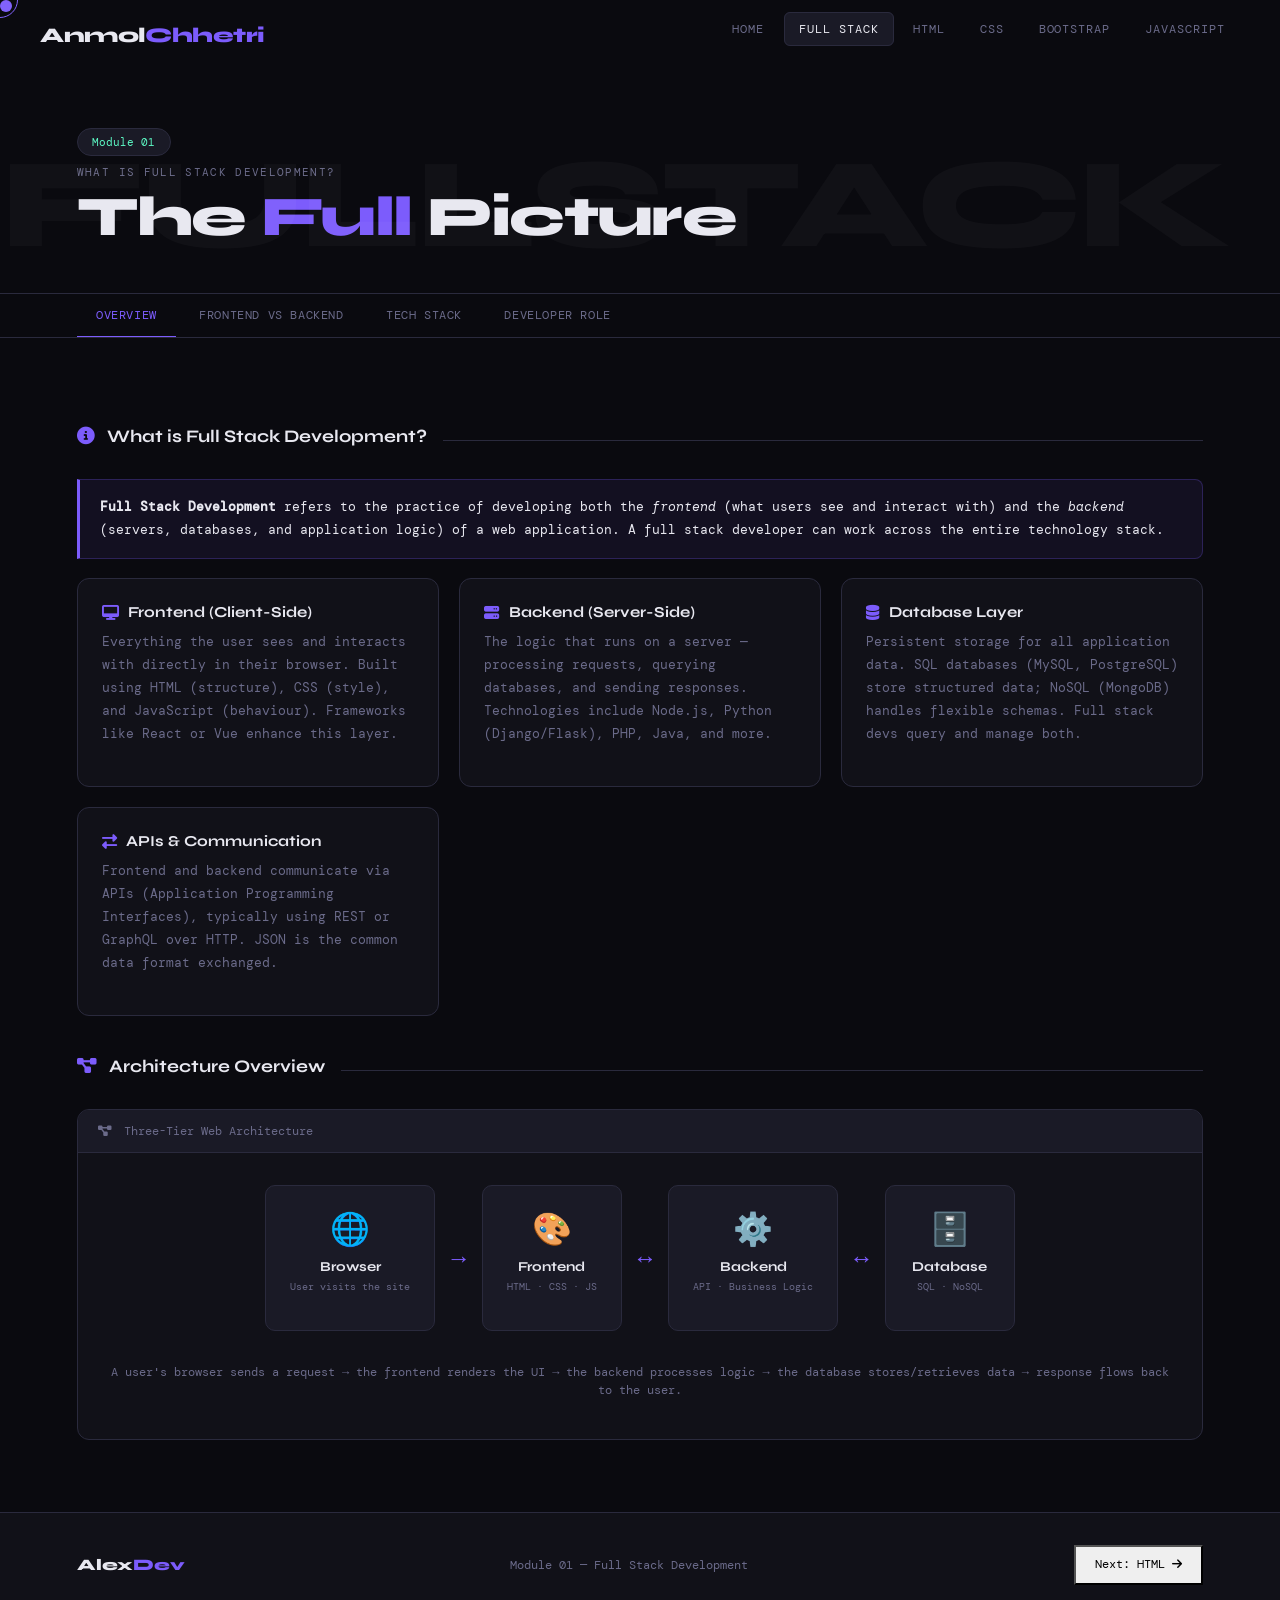
<file: fullstack.html>
<!DOCTYPE html>
<html lang="en">
<head>
<meta charset="UTF-8">
<meta name="viewport" content="width=device-width, initial-scale=1.0">
<title>Anmol Ratna Chhetri | Full Stack</title>
<link href="https://fonts.googleapis.com/css2?family=Syne:wght@400;600;700;800&family=DM+Mono:wght@300;400;500&family=Instrument+Serif:ital@0;1&display=swap" rel="stylesheet">
<link rel="stylesheet" href="https://cdnjs.cloudflare.com/ajax/libs/bootstrap/5.3.0/css/bootstrap.min.css">
<link rel="stylesheet" href="https://cdnjs.cloudflare.com/ajax/libs/font-awesome/6.4.0/css/all.min.css">
<link rel="stylesheet" href="css/base.css">
<link rel="stylesheet" href="css/fullstack.css">
</head>
<body>

<!-- Cursor -->
<div class="cursor" id="cursor"></div>
<div class="cursor-ring" id="cursorRing"></div>

<!-- NAV -->
<nav id="mainNav">
  <a href="index.html" class="nav-logo">Anmol<span>Chhetri</span></a>
  <ul class="nav-links" id="navLinks">
    <li><a href="index.html" id="nav-home">Home</a></li>
    <li><a href="fullstack.html" class="active" id="nav-fullstack">Full Stack</a></li>
    <li><a href="html.html" id="nav-html">HTML</a></li>
    <li><a href="css.html" id="nav-css">CSS</a></li>
    <li><a href="bootstrap.html" id="nav-bootstrap">Bootstrap</a></li>
    <li><a href="javascript.html" id="nav-javascript">JavaScript</a></li>
  </ul>
  <button class="hamburger" id="hamburger"><i class="fas fa-bars"></i></button>
</nav>

<div class="page active" id="page-fullstack">
  <div class="page-hero" data-bg-text="FULLSTACK">
    <div>
      <div class="page-tag">Module 01</div>
      <div class="page-num">What is Full Stack Development?</div>
      <h1 class="page-title">The <span class="accent">Full</span> Picture</h1>
    </div>
  </div>

  <div class="tab-nav">
    <button class="tab-btn active" onclick="switchTab(this,'fs-overview')">Overview</button>
    <button class="tab-btn" onclick="switchTab(this,'fs-layers')">Frontend vs Backend</button>
    <button class="tab-btn" onclick="switchTab(this,'fs-stack')">Tech Stack</button>
    <button class="tab-btn" onclick="switchTab(this,'fs-workflow')">Developer Role</button>
  </div>

  <div class="content-area">
    <div class="tab-panel active" id="fs-overview">
      <div class="section-divider"><h3><i class="fas fa-info-circle" style="color:var(--accent);margin-right:.5rem"></i> What is Full Stack Development?</h3></div>
      <div class="callout">
        <strong>Full Stack Development</strong> refers to the practice of developing both the <em>frontend</em> (what users see and interact with) and the <em>backend</em> (servers, databases, and application logic) of a web application. A full stack developer can work across the entire technology stack.
      </div>
      <div class="concept-grid">
        <div class="concept-card">
          <h4><i class="fas fa-desktop"></i> Frontend (Client-Side)</h4>
          <p>Everything the user sees and interacts with directly in their browser. Built using HTML (structure), CSS (style), and JavaScript (behaviour). Frameworks like React or Vue enhance this layer.</p>
        </div>
        <div class="concept-card">
          <h4><i class="fas fa-server"></i> Backend (Server-Side)</h4>
          <p>The logic that runs on a server — processing requests, querying databases, and sending responses. Technologies include Node.js, Python (Django/Flask), PHP, Java, and more.</p>
        </div>
        <div class="concept-card">
          <h4><i class="fas fa-database"></i> Database Layer</h4>
          <p>Persistent storage for all application data. SQL databases (MySQL, PostgreSQL) store structured data; NoSQL (MongoDB) handles flexible schemas. Full stack devs query and manage both.</p>
        </div>
        <div class="concept-card">
          <h4><i class="fas fa-exchange-alt"></i> APIs & Communication</h4>
          <p>Frontend and backend communicate via APIs (Application Programming Interfaces), typically using REST or GraphQL over HTTP. JSON is the common data format exchanged.</p>
        </div>
      </div>

      <div class="section-divider"><h3><i class="fas fa-project-diagram" style="color:var(--accent);margin-right:.5rem"></i> Architecture Overview</h3></div>
      <div class="demo-box">
        <div class="demo-header"><i class="fas fa-diagram-project"></i> Three-Tier Web Architecture</div>
        <div class="diagram">
          <div class="diag-box">
            <div class="icon">🌐</div>
            <h5>Browser</h5>
            <p>User visits the site</p>
          </div>
          <div class="diag-arrow">→</div>
          <div class="diag-box">
            <div class="icon">🎨</div>
            <h5>Frontend</h5>
            <p>HTML · CSS · JS</p>
          </div>
          <div class="diag-arrow">↔</div>
          <div class="diag-box">
            <div class="icon">⚙️</div>
            <h5>Backend</h5>
            <p>API · Business Logic</p>
          </div>
          <div class="diag-arrow">↔</div>
          <div class="diag-box">
            <div class="icon">🗄️</div>
            <h5>Database</h5>
            <p>SQL · NoSQL</p>
          </div>
        </div>
        <p style="text-align:center;font-size:0.75rem;color:var(--muted);padding:0 1.5rem 1.5rem">
          A user's browser sends a request → the frontend renders the UI → the backend processes logic → the database stores/retrieves data → response flows back to the user.
        </p>
      </div>
    </div>

    <div class="tab-panel" id="fs-layers">
      <div class="section-divider"><h3>Frontend vs Backend</h3></div>
      <div class="concept-grid">
        <div class="concept-card">
          <h4><i class="fas fa-paint-brush"></i> Frontend Technologies</h4>
          <p><strong>HTML</strong> — Structure &amp; content<br>
          <strong>CSS</strong> — Visual styling<br>
          <strong>JavaScript</strong> — Interactivity<br>
          <strong>React/Vue/Angular</strong> — Component frameworks<br>
          <strong>Bootstrap/Tailwind</strong> — CSS frameworks</p>
        </div>
        <div class="concept-card">
          <h4><i class="fas fa-cogs"></i> Backend Technologies</h4>
          <p><strong>Node.js</strong> — JavaScript server runtime<br>
          <strong>Python</strong> — Django, Flask frameworks<br>
          <strong>PHP</strong> — Laravel, WordPress<br>
          <strong>Java</strong> — Spring Boot<br>
          <strong>REST APIs</strong> — JSON communication</p>
        </div>
        <div class="concept-card">
          <h4><i class="fas fa-hdd"></i> Database Technologies</h4>
          <p><strong>MySQL / PostgreSQL</strong> — Relational (SQL)<br>
          <strong>MongoDB</strong> — Document-based (NoSQL)<br>
          <strong>Redis</strong> — In-memory caching<br>
          <strong>SQLite</strong> — Lightweight local DB<br>
          <strong>Firebase</strong> — Cloud real-time DB</p>
        </div>
        <div class="concept-card">
          <h4><i class="fas fa-cloud"></i> DevOps & Deployment</h4>
          <p><strong>Git</strong> — Version control<br>
          <strong>GitHub/GitLab</strong> — Code hosting<br>
          <strong>AWS / Azure</strong> — Cloud hosting<br>
          <strong>Docker</strong> — Containerisation<br>
          <strong>CI/CD</strong> — Automated pipelines</p>
        </div>
      </div>
    </div>

    <div class="tab-panel" id="fs-stack">
      <div class="section-divider"><h3>Popular Tech Stacks</h3></div>
      <div class="callout green">
        A "stack" is the combination of technologies used to build an application. Each layer specialises in a different part of the system.
      </div>
      <div class="concept-grid">
        <div class="concept-card">
          <h4><i class="fas fa-layer-group"></i> MERN Stack</h4>
          <p><strong>M</strong>ongoDB — Database<br><strong>E</strong>xpress.js — Backend framework<br><strong>R</strong>eact — Frontend library<br><strong>N</strong>ode.js — Server runtime<br><br>Popular for JavaScript-only development across the entire stack.</p>
        </div>
        <div class="concept-card">
          <h4><i class="fas fa-layer-group"></i> LAMP Stack</h4>
          <p><strong>L</strong>inux — Operating system<br><strong>A</strong>pache — Web server<br><strong>M</strong>ySQL — Database<br><strong>P</strong>HP — Server language<br><br>Classic, battle-tested stack powering millions of websites.</p>
        </div>
        <div class="concept-card">
          <h4><i class="fas fa-layer-group"></i> Django + React</h4>
          <p><strong>Python</strong> Django on the backend provides robust APIs. <strong>React</strong> on the frontend handles dynamic UI. Connected via a REST API. Great for data-heavy applications.</p>
        </div>
      </div>
      <div class="code-block">
        <div class="code-header">
          <div style="display:flex;align-items:center;gap:1rem">
            <div class="code-dots"><span class="d1"></span><span class="d2"></span><span class="d3"></span></div>
            <span class="code-lang">JavaScript — Node.js API Example</span>
          </div>
          <button class="copy-btn" onclick="copyCode(this)">Copy</button>
        </div>
<pre><span class="cm">// Backend: Simple Node.js + Express REST API</span>
<span class="kw">const</span> express = <span class="fn">require</span>(<span class="str">'express'</span>);
<span class="kw">const</span> app = <span class="fn">express</span>();

<span class="cm">// GET endpoint — returns user data as JSON</span>
app.<span class="fn">get</span>(<span class="str">'/api/users'</span>, (req, res) => {
  <span class="kw">const</span> users = [
    { id: <span class="num">1</span>, name: <span class="str">'Alice'</span>, role: <span class="str">'developer'</span> },
    { id: <span class="num">2</span>, name: <span class="str">'Bob'</span>,   role: <span class="str">'designer'</span>  }
  ];
  res.<span class="fn">json</span>(users); <span class="cm">// Sends JSON to the frontend</span>
});

app.<span class="fn">listen</span>(<span class="num">3000</span>, () => console.<span class="fn">log</span>(<span class="str">'Server running!'</span>));</pre>
      </div>
    </div>

    <div class="tab-panel" id="fs-workflow">
      <div class="section-divider"><h3>The Full Stack Developer Role</h3></div>
      <div class="callout pink">
        Full stack developers are highly versatile — they collaborate with designers on the frontend while building robust backend systems. This makes them especially valuable in small teams and startups.
      </div>

      <div class="accordion-item">
        <div class="accordion-header" onclick="toggleAccordion(this)">
          <span>🎯 Responsibilities of a Full Stack Developer</span>
          <i class="fas fa-chevron-down"></i>
        </div>
        <div class="accordion-body">
          Building and maintaining web applications from front to back. Writing APIs, managing databases, designing user interfaces, debugging across all layers, and deploying to cloud infrastructure. They often bridge communication between specialist frontend and backend teams.
        </div>
      </div>
      <div class="accordion-item">
        <div class="accordion-header" onclick="toggleAccordion(this)">
          <span>📈 Why Companies Need Full Stack Developers</span>
          <i class="fas fa-chevron-down"></i>
        </div>
        <div class="accordion-body">
          Smaller teams can ship products faster when developers can work across the entire stack. A full stack developer reduces the need for multiple specialised hires, makes cross-team collaboration easier, and can step in anywhere in the development pipeline.
        </div>
      </div>
      <div class="accordion-item">
        <div class="accordion-header" onclick="toggleAccordion(this)">
          <span>🚀 Career Path & Growth</span>
          <i class="fas fa-chevron-down"></i>
        </div>
        <div class="accordion-body">
          Junior Full Stack → Senior Developer → Lead Engineer → Solutions Architect / CTO. Many full stack developers eventually specialise in one area while retaining broad knowledge. The role has extremely high demand and competitive salaries globally.
        </div>
      </div>
      <div class="accordion-item">
        <div class="accordion-header" onclick="toggleAccordion(this)">
          <span>🔧 Key Skills Required</span>
          <i class="fas fa-chevron-down"></i>
        </div>
        <div class="accordion-body">
          Proficiency in HTML, CSS, JavaScript. Knowledge of at least one backend language (Node.js, Python, PHP). Understanding of databases (SQL and/or NoSQL). Version control with Git. Basic understanding of deployment and cloud services. Problem solving and debugging across all layers.
        </div>
      </div>
    </div>
  </div>

  <footer>
    <div class="footer-logo">Alex<span>Dev</span></div>
    <div>Module 01 — Full Stack Development</div>
    <button class="btn-primary-custom" style="padding:.6rem 1.2rem;font-size:.72rem" onclick="window.location.href='html.html'">Next: HTML <i class="fas fa-arrow-right"></i></button>
  </footer>
</div>

<script src="https://cdnjs.cloudflare.com/ajax/libs/bootstrap/5.3.0/js/bootstrap.bundle.min.js"></script>
<script src="../js/app.js"></script>
</body>
</html>
</file>
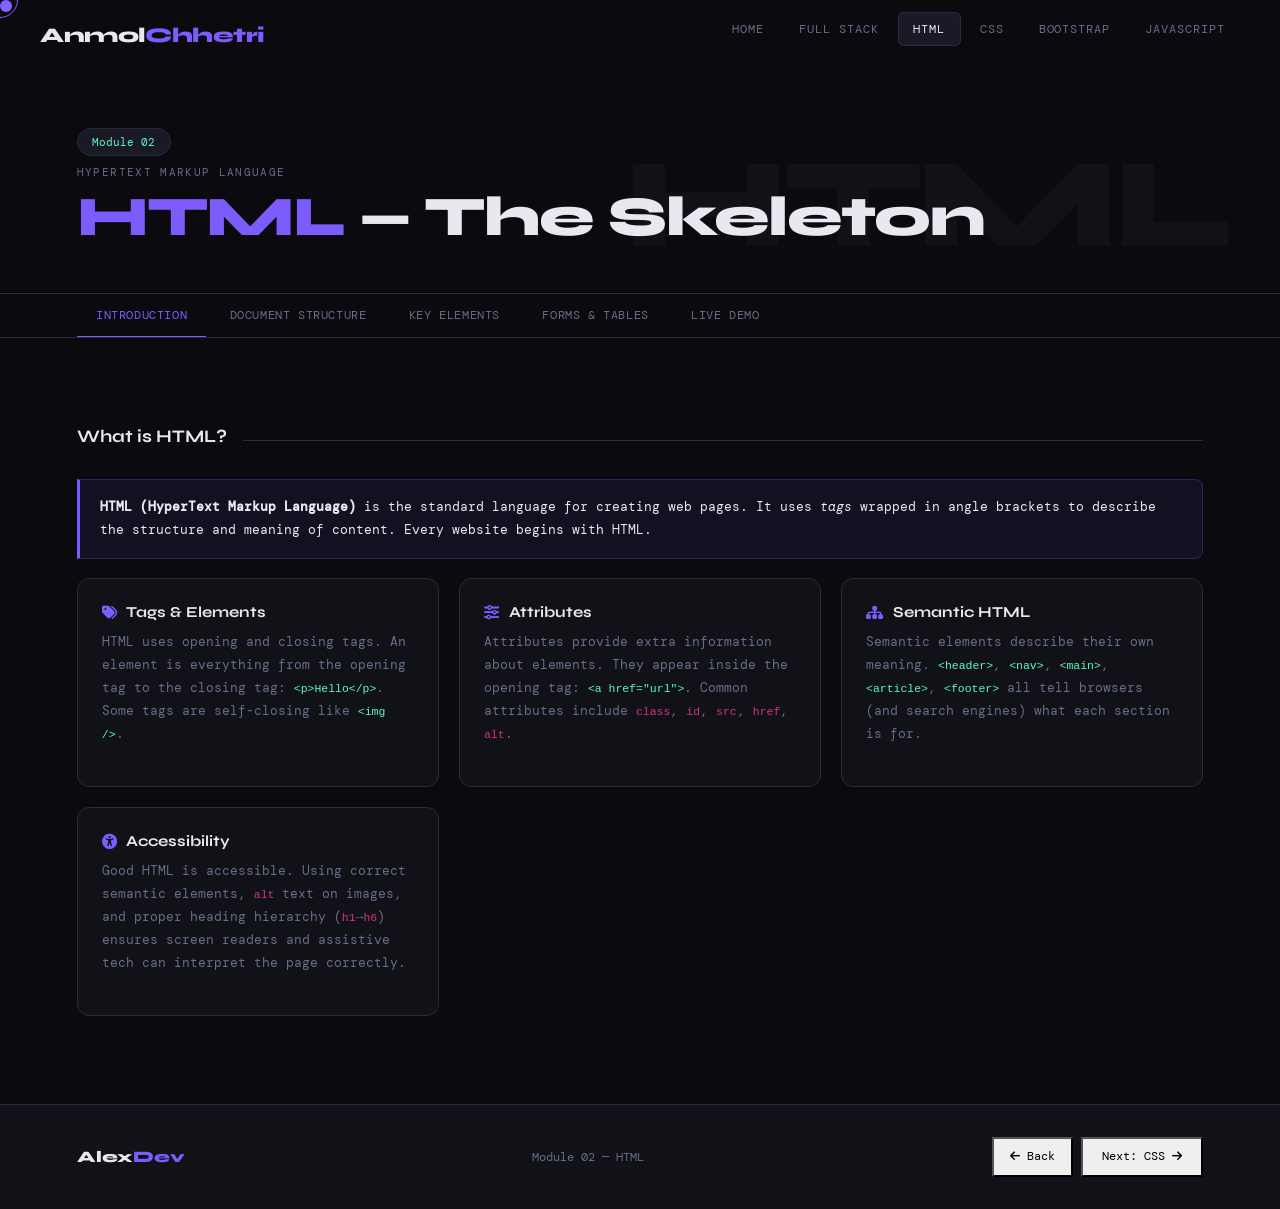
<file: html.html>
<!DOCTYPE html>
<html lang="en">
<head>
<meta charset="UTF-8">
<meta name="viewport" content="width=device-width, initial-scale=1.0">
<title>Anmol Ratna Chhetri | HTML</title>
<link href="https://fonts.googleapis.com/css2?family=Syne:wght@400;600;700;800&family=DM+Mono:wght@300;400;500&family=Instrument+Serif:ital@0;1&display=swap" rel="stylesheet">
<link rel="stylesheet" href="https://cdnjs.cloudflare.com/ajax/libs/bootstrap/5.3.0/css/bootstrap.min.css">
<link rel="stylesheet" href="https://cdnjs.cloudflare.com/ajax/libs/font-awesome/6.4.0/css/all.min.css">
<link rel="stylesheet" href="css/base.css">
<link rel="stylesheet" href="css/html.css">
</head>
<body>

<!-- Cursor -->
<div class="cursor" id="cursor"></div>
<div class="cursor-ring" id="cursorRing"></div>

<!-- NAV -->
<nav id="mainNav">
  <a href="index.html" class="nav-logo">Anmol<span>Chhetri</span></a>
  <ul class="nav-links" id="navLinks">
    <li><a href="index.html" id="nav-home">Home</a></li>
    <li><a href="fullstack.html" id="nav-fullstack">Full Stack</a></li>
    <li><a href="html.html" class="active" id="nav-html">HTML</a></li>
    <li><a href="css.html" id="nav-css">CSS</a></li>
    <li><a href="bootstrap.html" id="nav-bootstrap">Bootstrap</a></li>
    <li><a href="javascript.html" id="nav-javascript">JavaScript</a></li>
  </ul>
  <button class="hamburger" id="hamburger"><i class="fas fa-bars"></i></button>
</nav>

<div class="page active" id="page-html">
  <div class="page-hero" data-bg-text="HTML">
    <div>
      <div class="page-tag">Module 02</div>
      <div class="page-num">HyperText Markup Language</div>
      <h1 class="page-title"><span class="accent">HTML</span> — The Skeleton</h1>
    </div>
  </div>

  <div class="tab-nav">
    <button class="tab-btn active" onclick="switchTab(this,'html-intro')">Introduction</button>
    <button class="tab-btn" onclick="switchTab(this,'html-structure')">Document Structure</button>
    <button class="tab-btn" onclick="switchTab(this,'html-elements')">Key Elements</button>
    <button class="tab-btn" onclick="switchTab(this,'html-forms')">Forms & Tables</button>
    <button class="tab-btn" onclick="switchTab(this,'html-demo')">Live Demo</button>
  </div>

  <div class="content-area">
    <div class="tab-panel active" id="html-intro">
      <div class="section-divider"><h3>What is HTML?</h3></div>
      <div class="callout">
        <strong>HTML (HyperText Markup Language)</strong> is the standard language for creating web pages. It uses <em>tags</em> wrapped in angle brackets to describe the structure and meaning of content. Every website begins with HTML.
      </div>
      <div class="concept-grid">
        <div class="concept-card">
          <h4><i class="fas fa-tags"></i> Tags & Elements</h4>
          <p>HTML uses opening and closing tags. An element is everything from the opening tag to the closing tag: <code style="color:var(--accent3)">&lt;p&gt;Hello&lt;/p&gt;</code>. Some tags are self-closing like <code style="color:var(--accent3)">&lt;img /&gt;</code>.</p>
        </div>
        <div class="concept-card">
          <h4><i class="fas fa-sliders-h"></i> Attributes</h4>
          <p>Attributes provide extra information about elements. They appear inside the opening tag: <code style="color:var(--accent3)">&lt;a href="url"&gt;</code>. Common attributes include <code>class</code>, <code>id</code>, <code>src</code>, <code>href</code>, <code>alt</code>.</p>
        </div>
        <div class="concept-card">
          <h4><i class="fas fa-sitemap"></i> Semantic HTML</h4>
          <p>Semantic elements describe their own meaning. <code style="color:var(--accent3)">&lt;header&gt;</code>, <code style="color:var(--accent3)">&lt;nav&gt;</code>, <code style="color:var(--accent3)">&lt;main&gt;</code>, <code style="color:var(--accent3)">&lt;article&gt;</code>, <code style="color:var(--accent3)">&lt;footer&gt;</code> all tell browsers (and search engines) what each section is for.</p>
        </div>
        <div class="concept-card">
          <h4><i class="fas fa-universal-access"></i> Accessibility</h4>
          <p>Good HTML is accessible. Using correct semantic elements, <code>alt</code> text on images, and proper heading hierarchy (<code>h1</code>→<code>h6</code>) ensures screen readers and assistive tech can interpret the page correctly.</p>
        </div>
      </div>
    </div>

    <div class="tab-panel" id="html-structure">
      <div class="section-divider"><h3>Document Structure</h3></div>
      <div class="callout">Every HTML document follows a standard skeleton. Understanding this structure is the foundation of all web development.</div>
      <div class="code-block">
        <div class="code-header">
          <div style="display:flex;align-items:center;gap:1rem">
            <div class="code-dots"><span class="d1"></span><span class="d2"></span><span class="d3"></span></div>
            <span class="code-lang">HTML — Standard Document Structure</span>
          </div>
          <button class="copy-btn" onclick="copyCode(this)">Copy</button>
        </div>
<pre><span class="cm">&lt;!-- Tells the browser this is HTML5 --&gt;</span>
<span class="tag">&lt;!DOCTYPE html&gt;</span>

<span class="tag">&lt;html</span> <span class="attr">lang</span>=<span class="val">"en"</span><span class="tag">&gt;</span>

  <span class="tag">&lt;head&gt;</span>
    <span class="cm">&lt;!-- Not visible to the user; metadata lives here --&gt;</span>
    <span class="tag">&lt;meta</span> <span class="attr">charset</span>=<span class="val">"UTF-8"</span><span class="tag">&gt;</span>
    <span class="tag">&lt;meta</span> <span class="attr">name</span>=<span class="val">"viewport"</span> <span class="attr">content</span>=<span class="val">"width=device-width"</span><span class="tag">&gt;</span>
    <span class="tag">&lt;title&gt;</span>Page Title<span class="tag">&lt;/title&gt;</span>
    <span class="tag">&lt;link</span> <span class="attr">rel</span>=<span class="val">"stylesheet"</span> <span class="attr">href</span>=<span class="val">"../css/html.css"</span><span class="tag">&gt;</span>
  <span class="tag">&lt;/head&gt;</span>

  <span class="tag">&lt;body&gt;</span>
    <span class="cm">&lt;!-- All visible content goes here --&gt;</span>
    <span class="tag">&lt;header&gt;</span>...<span class="tag">&lt;/header&gt;</span>  <span class="cm">&lt;!-- Site header / nav --&gt;</span>
    <span class="tag">&lt;main&gt;</span>...</span><span class="tag">&lt;/main&gt;</span>    <span class="cm">&lt;!-- Primary content --&gt;</span>
    <span class="tag">&lt;footer&gt;</span>...<span class="tag">&lt;/footer&gt;</span>  <span class="cm">&lt;!-- Footer --&gt;</span>
    <span class="tag">&lt;script</span> <span class="attr">src</span>=<span class="val">"../js/app.js"</span><span class="tag">&gt;&lt;/script&gt;</span>
  <span class="tag">&lt;/body&gt;</span>

<span class="tag">&lt;/html&gt;</span></pre>
      </div>

      <div class="section-divider"><h3>DOM Tree</h3></div>
      <div class="demo-box">
        <div class="demo-header"><i class="fas fa-tree"></i> Document Object Model (DOM)</div>
        <div class="demo-content">
          <div class="tree">
            <span class="tree-tag">&lt;html&gt;</span>
            <div class="tree-item">
              <span class="tree-tag">&lt;head&gt;</span>
              <div class="tree-item">
                <span class="tree-tag">&lt;title&gt;</span> <span class="tree-text">My Page</span> <span class="tree-tag">&lt;/title&gt;</span>
              </div>
            </div>
            <div class="tree-item">
              <span class="tree-tag">&lt;body&gt;</span>
              <div class="tree-item">
                <span class="tree-tag">&lt;header&gt;</span>
                <div class="tree-item"><span class="tree-tag">&lt;h1&gt;</span> <span class="tree-text">Welcome</span></div>
              </div>
              <div class="tree-item">
                <span class="tree-tag">&lt;main&gt;</span>
                <div class="tree-item"><span class="tree-tag">&lt;p&gt;</span> <span class="tree-text">Content here</span></div>
                <div class="tree-item"><span class="tree-tag">&lt;img</span> <span class="tree-attr">src="pic.jpg"</span> <span class="tree-tag">/&gt;</span></div>
              </div>
            </div>
          </div>
          <p style="font-size:0.75rem;color:var(--muted);margin-top:1rem">The DOM is the browser's representation of the HTML as a tree of objects. JavaScript uses the DOM to read and change page content dynamically.</p>
        </div>
      </div>
    </div>

    <div class="tab-panel" id="html-elements">
      <div class="section-divider"><h3>Essential HTML Elements</h3></div>
      <div class="concept-grid">
        <div class="concept-card">
          <h4><i class="fas fa-heading"></i> Headings</h4>
          <p>Six levels: <code style="color:var(--accent3)">&lt;h1&gt;</code> to <code style="color:var(--accent3)">&lt;h6&gt;</code>. Only one <code>&lt;h1&gt;</code> per page. Headings create hierarchy and are essential for SEO and accessibility.</p>
        </div>
        <div class="concept-card">
          <h4><i class="fas fa-paragraph"></i> Text Elements</h4>
          <p><code style="color:var(--accent3)">&lt;p&gt;</code> paragraph, <code style="color:var(--accent3)">&lt;span&gt;</code> inline, <code style="color:var(--accent3)">&lt;strong&gt;</code> bold/important, <code style="color:var(--accent3)">&lt;em&gt;</code> italic/emphasis, <code style="color:var(--accent3)">&lt;br&gt;</code> line break.</p>
        </div>
        <div class="concept-card">
          <h4><i class="fas fa-list"></i> Lists</h4>
          <p><code style="color:var(--accent3)">&lt;ul&gt;</code> unordered (bullets), <code style="color:var(--accent3)">&lt;ol&gt;</code> ordered (numbers), <code style="color:var(--accent3)">&lt;li&gt;</code> list item. Lists can be nested inside each other for hierarchical content.</p>
        </div>
        <div class="concept-card">
          <h4><i class="fas fa-link"></i> Links & Images</h4>
          <p><code style="color:var(--accent3)">&lt;a href="url"&gt;</code> creates hyperlinks. <code style="color:var(--accent3)">&lt;img src="path" alt="desc"&gt;</code> embeds images. The <code>alt</code> attribute is required for accessibility.</p>
        </div>
        <div class="concept-card">
          <h4><i class="fas fa-square"></i> Div & Section</h4>
          <p><code style="color:var(--accent3)">&lt;div&gt;</code> is a generic block container. <code style="color:var(--accent3)">&lt;section&gt;</code> groups related content with meaning. Use semantic elements over generic divs when possible.</p>
        </div>
        <div class="concept-card">
          <h4><i class="fas fa-table"></i> Tables</h4>
          <p><code style="color:var(--accent3)">&lt;table&gt;</code>, <code style="color:var(--accent3)">&lt;thead&gt;</code>, <code style="color:var(--accent3)">&lt;tbody&gt;</code>, <code style="color:var(--accent3)">&lt;tr&gt;</code> (row), <code style="color:var(--accent3)">&lt;th&gt;</code> (header cell), <code style="color:var(--accent3)">&lt;td&gt;</code> (data cell). Use for tabular data only, not layout.</p>
        </div>
      </div>
    </div>

    <div class="tab-panel" id="html-forms">
      <div class="section-divider"><h3>Forms & Tables</h3></div>
      <div class="code-block">
        <div class="code-header">
          <div style="display:flex;align-items:center;gap:1rem">
            <div class="code-dots"><span class="d1"></span><span class="d2"></span><span class="d3"></span></div>
            <span class="code-lang">HTML — Contact Form</span>
          </div>
          <button class="copy-btn" onclick="copyCode(this)">Copy</button>
        </div>
<pre><span class="tag">&lt;form</span> <span class="attr">action</span>=<span class="val">"/submit"</span> <span class="attr">method</span>=<span class="val">"POST"</span><span class="tag">&gt;</span>

  <span class="tag">&lt;label</span> <span class="attr">for</span>=<span class="val">"name"</span><span class="tag">&gt;</span>Your Name:<span class="tag">&lt;/label&gt;</span>
  <span class="tag">&lt;input</span> <span class="attr">type</span>=<span class="val">"text"</span> <span class="attr">id</span>=<span class="val">"name"</span> <span class="attr">name</span>=<span class="val">"name"</span> <span class="attr">required</span><span class="tag">&gt;</span>

  <span class="tag">&lt;label</span> <span class="attr">for</span>=<span class="val">"email"</span><span class="tag">&gt;</span>Email:<span class="tag">&lt;/label&gt;</span>
  <span class="tag">&lt;input</span> <span class="attr">type</span>=<span class="val">"email"</span> <span class="attr">id</span>=<span class="val">"email"</span> <span class="attr">name</span>=<span class="val">"email"</span> <span class="attr">required</span><span class="tag">&gt;</span>

  <span class="tag">&lt;label</span> <span class="attr">for</span>=<span class="val">"role"</span><span class="tag">&gt;</span>Role:<span class="tag">&lt;/label&gt;</span>
  <span class="tag">&lt;select</span> <span class="attr">id</span>=<span class="val">"role"</span> <span class="attr">name</span>=<span class="val">"role"</span><span class="tag">&gt;</span>
    <span class="tag">&lt;option</span> <span class="attr">value</span>=<span class="val">"dev"</span><span class="tag">&gt;</span>Developer<span class="tag">&lt;/option&gt;</span>
    <span class="tag">&lt;option</span> <span class="attr">value</span>=<span class="val">"design"</span><span class="tag">&gt;</span>Designer<span class="tag">&lt;/option&gt;</span>
  <span class="tag">&lt;/select&gt;</span>

  <span class="tag">&lt;button</span> <span class="attr">type</span>=<span class="val">"submit"</span><span class="tag">&gt;</span>Submit<span class="tag">&lt;/button&gt;</span>
<span class="tag">&lt;/form&gt;</span></pre>
      </div>
      <div class="callout green">Forms are the primary way users send data to a web application. The <code>action</code> attribute specifies where the data goes; <code>method</code> specifies how (GET for fetching, POST for sending sensitive data).</div>
    </div>

    <div class="tab-panel" id="html-demo">
      <div class="section-divider"><h3>Live HTML Rendering Demo</h3></div>
      <p style="font-size:0.82rem;color:var(--muted);margin-bottom:1rem">Below is a live example of how raw HTML tags render in a browser. This demonstrates headings, paragraphs, lists, links, and a table — all core HTML elements.</p>
      <div class="demo-box">
        <div class="demo-header"><i class="fas fa-circle" style="color:#5cfc8a"></i>&nbsp; <span class="demo-live">Live Render</span> — Browser view of HTML</div>
        <div class="demo-content">
          <div class="html-demo-area">
            <h1>Welcome to My Page</h1>
            <p>This is a <strong>paragraph</strong> of text. HTML structures content so browsers know what to display.</p>
            <h2>My Skills</h2>
            <ul>
              <li>HTML — Structure</li>
              <li>CSS — Styling</li>
              <li>JavaScript — Behaviour</li>
            </ul>
            <h2>Module Info</h2>
            <table>
              <thead>
                <tr><th>Module</th><th>Language</th><th>Purpose</th></tr>
              </thead>
              <tbody>
                <tr><td>HTML</td><td>Markup</td><td>Structure</td></tr>
                <tr><td>CSS</td><td>Stylesheet</td><td>Styling</td></tr>
                <tr><td>JavaScript</td><td>Script</td><td>Behaviour</td></tr>
              </tbody>
            </table>
            <p style="margin-top:.75rem">Visit <a href="#">this link</a> to learn more. Each element above uses correct HTML5 semantic tags.</p>
          </div>
        </div>
      </div>
    </div>
  </div>

  <footer>
    <div class="footer-logo">Alex<span>Dev</span></div>
    <div>Module 02 — HTML</div>
    <div style="display:flex;gap:.5rem">
      <button class="btn-outline-custom" style="padding:.6rem 1rem;font-size:.72rem" onclick="window.location.href='fullstack.html'"><i class="fas fa-arrow-left"></i> Back</button>
      <button class="btn-primary-custom" style="padding:.6rem 1.2rem;font-size:.72rem" onclick="window.location.href='css.html'">Next: CSS <i class="fas fa-arrow-right"></i></button>
    </div>
  </footer>
</div>

<script src="https://cdnjs.cloudflare.com/ajax/libs/bootstrap/5.3.0/js/bootstrap.bundle.min.js"></script>
<script src="../js/app.js"></script>
</body>
</html>
</file>
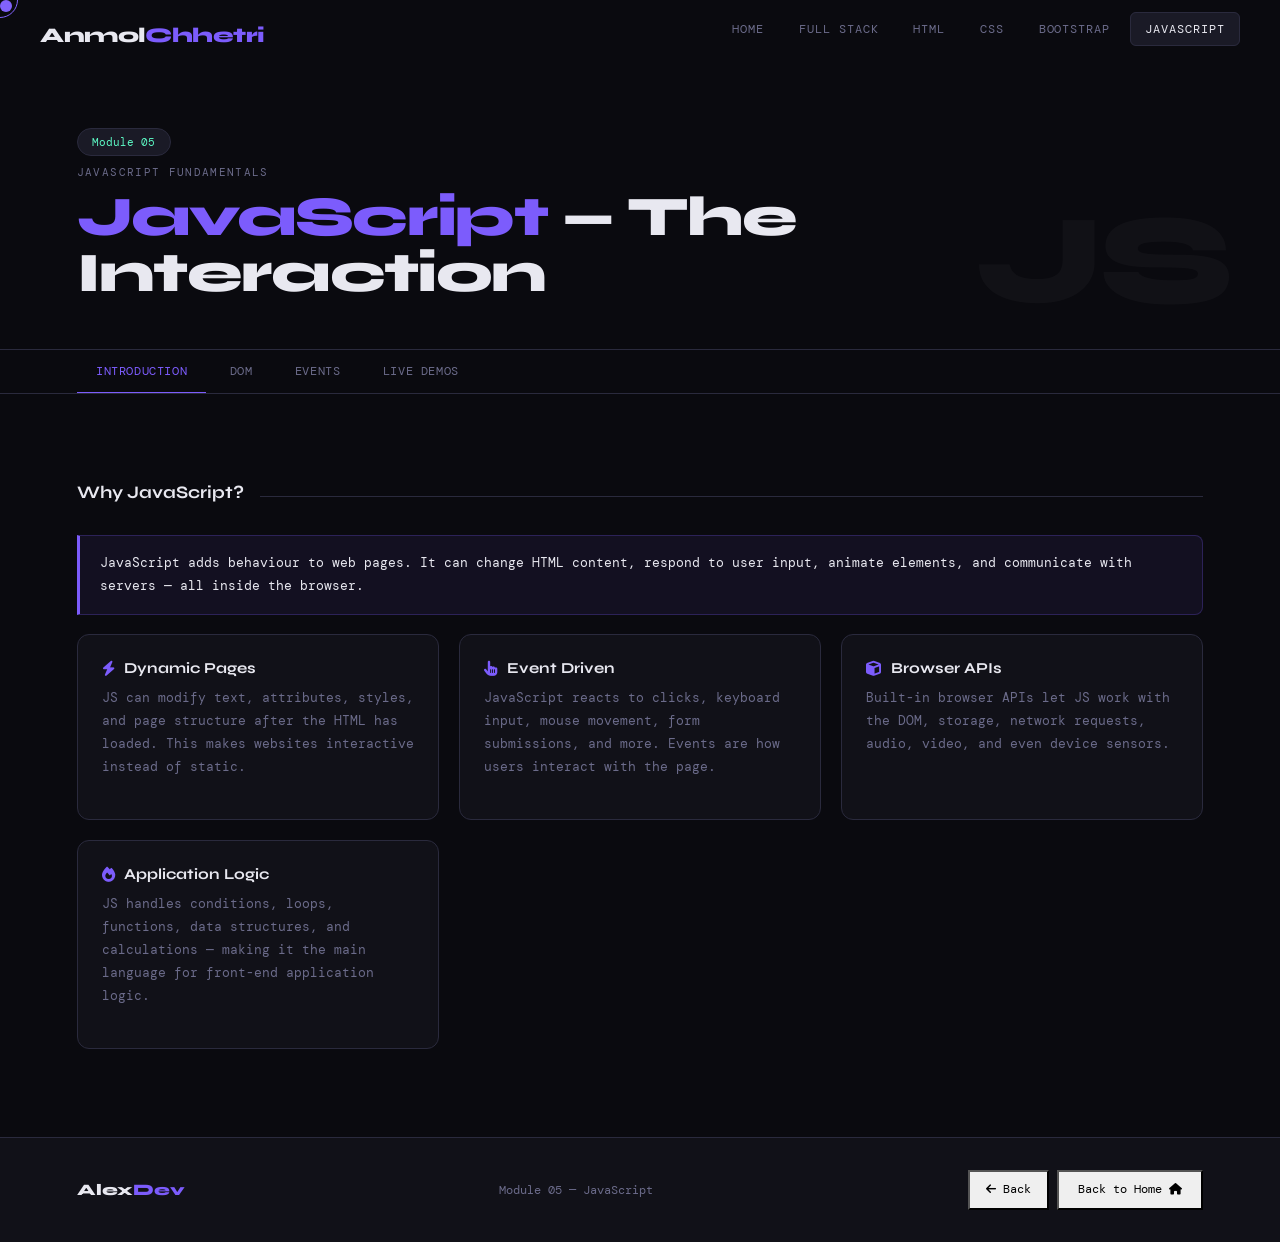
<file: javascript.html>
<!DOCTYPE html>
<html lang="en">
<head>
<meta charset="UTF-8">
<meta name="viewport" content="width=device-width, initial-scale=1.0">
<title>Anmol Ratna Chhetri | JavaScript</title>
<link href="https://fonts.googleapis.com/css2?family=Syne:wght@400;600;700;800&family=DM+Mono:wght@300;400;500&family=Instrument+Serif:ital@0;1&display=swap" rel="stylesheet">
<link rel="stylesheet" href="https://cdnjs.cloudflare.com/ajax/libs/bootstrap/5.3.0/css/bootstrap.min.css">
<link rel="stylesheet" href="https://cdnjs.cloudflare.com/ajax/libs/font-awesome/6.4.0/css/all.min.css">
<link rel="stylesheet" href="css/base.css">
<link rel="stylesheet" href="css/javascript.css">
</head>
<body>

<!-- Cursor -->
<div class="cursor" id="cursor"></div>
<div class="cursor-ring" id="cursorRing"></div>

<!-- NAV -->
<nav id="mainNav">
  <a href="index.html" class="nav-logo">Anmol<span>Chhetri</span></a>
  <ul class="nav-links" id="navLinks">
    <li><a href="index.html" id="nav-home">Home</a></li>
    <li><a href="fullstack.html" id="nav-fullstack">Full Stack</a></li>
    <li><a href="html.html" id="nav-html">HTML</a></li>
    <li><a href="css.html" id="nav-css">CSS</a></li>
    <li><a href="bootstrap.html" id="nav-bootstrap">Bootstrap</a></li>
    <li><a href="javascript.html" class="active" id="nav-javascript">JavaScript</a></li>
  </ul>
  <button class="hamburger" id="hamburger"><i class="fas fa-bars"></i></button>
</nav>

<div class="page active" id="page-javascript">
  <div class="page-hero" data-bg-text="JS">
    <div>
      <div class="page-tag">Module 05</div>
      <div class="page-num">JavaScript Fundamentals</div>
      <h1 class="page-title"><span class="accent">JavaScript</span> — The Interaction</h1>
    </div>
  </div>

  <div class="tab-nav">
    <button class="tab-btn active" onclick="switchTab(this,'js-intro')">Introduction</button>
    <button class="tab-btn" onclick="switchTab(this,'js-dom')">DOM</button>
    <button class="tab-btn" onclick="switchTab(this,'js-event')">Events</button>
    <button class="tab-btn" onclick="switchTab(this,'js-demo')">Live Demos</button>
  </div>

  <div class="content-area">
    <div class="tab-panel active" id="js-intro">
      <div class="section-divider"><h3>Why JavaScript?</h3></div>
      <div class="callout">
        JavaScript adds behaviour to web pages. It can change HTML content, respond to user input, animate elements, and communicate with servers — all inside the browser.
      </div>
      <div class="concept-grid">
        <div class="concept-card">
          <h4><i class="fas fa-bolt"></i> Dynamic Pages</h4>
          <p>JS can modify text, attributes, styles, and page structure after the HTML has loaded. This makes websites interactive instead of static.</p>
        </div>
        <div class="concept-card">
          <h4><i class="fas fa-hand-pointer"></i> Event Driven</h4>
          <p>JavaScript reacts to clicks, keyboard input, mouse movement, form submissions, and more. Events are how users interact with the page.</p>
        </div>
        <div class="concept-card">
          <h4><i class="fas fa-cube"></i> Browser APIs</h4>
          <p>Built-in browser APIs let JS work with the DOM, storage, network requests, audio, video, and even device sensors.</p>
        </div>
        <div class="concept-card">
          <h4><i class="fas fa-fire"></i> Application Logic</h4>
          <p>JS handles conditions, loops, functions, data structures, and calculations — making it the main language for front-end application logic.</p>
        </div>
      </div>
    </div>

    <div class="tab-panel" id="js-dom">
      <div class="section-divider"><h3>Document Object Model (DOM)</h3></div>
      <div class="callout">
        The DOM is the browser's representation of HTML. JavaScript can select elements, read their content, update them, and attach event listeners to them.</p>
      </div>
      <div class="concept-grid">
        <div class="concept-card">
          <h4><i class="fas fa-search"></i> Selecting Elements</h4>
          <p>Use <code>querySelector</code> and <code>querySelectorAll</code> to find elements. IDs are unique, while classes can match multiple elements.</p>
        </div>
        <div class="concept-card">
          <h4><i class="fas fa-edit"></i> Updating Content</h4>
          <p>Change text with <code>textContent</code> or HTML with <code>innerHTML</code>. Append, replace, or remove elements to update page structure dynamically.</p>
        </div>
        <div class="concept-card">
          <h4><i class="fas fa-hand-point-up"></i> Event Listeners</h4>
          <p>Use <code>addEventListener('click', ...)</code> to run code when users interact. Events are the core of interactive web experiences.</p>
        </div>
        <div class="concept-card">
          <h4><i class="fas fa-sync-alt"></i> Live Updates</h4>
          <p>JS can react instantly to user actions, like live filtering a list, updating totals, or validating forms before submission.</p>
        </div>
      </div>
    </div>

    <div class="tab-panel" id="js-event">
      <div class="section-divider"><h3>Events & Interactions</h3></div>
      <div class="demo-box">
        <div class="demo-header"><i class="fas fa-mouse-pointer"></i> Mouse & Keyboard Events</div>
        <div class="demo-content" style="display:grid;gap:1rem">
          <div style="display:flex;gap:1rem;flex-wrap:wrap;justify-content:center">
            <button class="copy-btn" style="padding:.5rem 1rem" onclick="alert('Click event fired!')">Click Me</button>
            <button class="copy-btn" style="padding:.5rem 1rem" onmouseover="this.style.transform='scale(1.05)'" onmouseout="this.style.transform='scale(1)'">Hover Me</button>
          </div>
          <p style="font-size:.83rem;color:var(--muted);text-align:center">JavaScript can respond to many events — click, mousemove, keydown, submit, scroll, focus, and more.</p>
        </div>
      </div>
      <div class="callout green">Events allow JS to make pages feel alive. The browser sends an event, and your script decides how the page should respond.</div>
    </div>

    <div class="tab-panel" id="js-demo">
      <div class="section-divider"><h3>Live JavaScript Demos</h3></div>
      <div class="js-grid">
        <div class="js-card">
          <h4>Color Preview</h4>
          <p>Adjust the RGB sliders and the preview box updates in real time.</p>
          <div class="color-preview" id="colorPreview" style="background:rgb(124,92,252);color:white">rgb(124, 92, 252)</div>
          <div class="color-controls">
            <input type="range" id="rSlider" min="0" max="255" value="124" oninput="updateColor()">
            <input type="range" id="gSlider" min="0" max="255" value="92" oninput="updateColor()">
            <input type="range" id="bSlider" min="0" max="255" value="252" oninput="updateColor()">
          </div>
        </div>
        <div class="js-card">
          <h4>DOM Update</h4>
          <p>Click the button to change text content using JavaScript.</p>
          <div class="dom-box" id="domTarget">Original DOM content</div>
          <button class="copy-btn" onclick="domChange('text','JavaScript changed this text!')">Update DOM</button>
        </div>
        <div class="js-card">
          <h4>Calculator</h4>
          <p>Simple interactive calculator logic.</p>
          <div class="calc-display" id="calcDisplay">0</div>
          <div class="calc-grid">
            <button onclick="calcNum('7')">7</button>
            <button onclick="calcNum('8')">8</button>
            <button onclick="calcNum('9')">9</button>
            <button onclick="calcOper('÷')">÷</button>
            <button onclick="calcNum('4')">4</button>
            <button onclick="calcNum('5')">5</button>
            <button onclick="calcNum('6')">6</button>
            <button onclick="calcOper('×')">×</button>
            <button onclick="calcNum('1')">1</button>
            <button onclick="calcNum('2')">2</button>
            <button onclick="calcNum('3')">3</button>
            <button onclick="calcOper('−')">-</button>
            <button onclick="calcNum('0')">0</button>
            <button onclick="calcDot()">.</button>
            <button onclick="calcEquals()">=</button>
            <button onclick="calcClear()">C</button>
          </div>
        </div>
        <div class="js-card">
          <h4>Todo List</h4>
          <p>Add tasks, mark complete, and delete items.</p>
          <input type="text" id="todoInput" placeholder="Add a todo" class="todo-input">
          <div class="todo-actions">
            <button class="copy-btn" onclick="addTodo()">Add</button>
            <button class="copy-btn" onclick="clearTodos()">Clear</button>
          </div>
          <div class="todo-list" id="todoList"></div>
          <div class="todo-count" id="todoCount">0 items</div>
        </div>
      </div>
    </div>
  </div>

  <footer>
    <div class="footer-logo">Alex<span>Dev</span></div>
    <div>Module 05 — JavaScript</div>
    <div style="display:flex;gap:.5rem">
      <button class="btn-outline-custom" style="padding:.6rem 1rem;font-size:.72rem" onclick="window.location.href='bootstrap.html'"><i class="fas fa-arrow-left"></i> Back</button>
      <button class="btn-primary-custom" style="padding:.6rem 1.2rem;font-size:.72rem" onclick="window.location.href='index.html'">Back to Home <i class="fas fa-home"></i></button>
    </div>
  </footer>
</div>

<script src="https://cdnjs.cloudflare.com/ajax/libs/bootstrap/5.3.0/js/bootstrap.bundle.min.js"></script>
<script src="../js/app.js"></script>
</body>
</html>
</file>
<file: css/base.css>
:root {
  --bg: #0a0a0f;
  --surface: #111118;
  --surface2: #1a1a26;
  --accent: #7c5cfc;
  --accent2: #fc5c7d;
  --accent3: #5cf8c4;
  --text: #e8e8f0;
  --muted: #6b6b8a;
  --border: #2a2a3d;
  --glow: 0 0 40px rgba(124,92,252,0.3);
}

* { margin: 0; padding: 0; box-sizing: border-box; }
html { scroll-behavior: smooth; }

body {
  background: var(--bg);
  color: var(--text);
  font-family: 'DM Mono', monospace;
  overflow-x: hidden;
  cursor: none;
}

/* Custom cursor */
.cursor {
  position: fixed;
  width: 12px; height: 12px;
  background: var(--accent);
  border-radius: 50%;
  pointer-events: none;
  z-index: 9999;
  transition: transform 0.1s;
  mix-blend-mode: screen;
}
.cursor-ring {
  position: fixed;
  width: 36px; height: 36px;
  border: 1.5px solid var(--accent);
  border-radius: 50%;
  pointer-events: none;
  z-index: 9998;
  transition: all 0.15s ease;
  mix-blend-mode: screen;
}

/* NAV */
nav {
  position: fixed;
  top: 0; left: 0; right: 0;
  z-index: 1000;
  padding: 1rem 2.5rem;
  display: flex;
  align-items: center;
  justify-content: space-between;
  border-bottom: 1px solid transparent;
  transition: all 0.4s;
  background: transparent;
}
nav.scrolled {
  background: rgba(10,10,15,0.92);
  border-color: var(--border);
  backdrop-filter: blur(16px);
}
.nav-logo {
  font-family: 'Syne', sans-serif;
  font-weight: 800;
  font-size: 1.3rem;
  color: var(--text);
  text-decoration: none;
  letter-spacing: -0.02em;
}
.nav-logo span { color: var(--accent); }
.nav-links {
  display: flex;
  gap: 0.25rem;
  list-style: none;
}
.nav-links a {
  color: var(--muted);
  text-decoration: none;
  font-size: 0.75rem;
  letter-spacing: 0.08em;
  text-transform: uppercase;
  padding: 0.5rem 0.9rem;
  border-radius: 6px;
  transition: all 0.2s;
  border: 1px solid transparent;
}
.nav-links a:hover, .nav-links a.active {
  color: var(--text);
  background: var(--surface2);
  border-color: var(--border);
}
.hamburger {
  display: none;
  background: none;
  border: 1px solid var(--border);
  color: var(--text);
  padding: 0.4rem 0.7rem;
  border-radius: 6px;
  font-size: 1rem;
  cursor: pointer;
}

/* PAGES */
.page {
  display: none;
  min-height: 100vh;
  padding-top: 80px;
  animation: fadeIn 0.5s ease;
}
.page.active { display: block; }
@keyframes fadeIn { from { opacity: 0; transform: translateY(14px); } to { opacity: 1; transform: none; } }

/* ========== INNER PAGES (shared components) ========== */
.page-hero {
  padding: 3rem 6vw 2.5rem;
  border-bottom: 1px solid var(--border);
  display: flex;
  align-items: flex-end;
  gap: 2rem;
  position: relative;
  overflow: hidden;
}
.page-hero::before {
  content: attr(data-bg-text);
  position: absolute;
  right: 4vw;
  bottom: -0.5rem;
  font-family: 'Syne', sans-serif;
  font-size: 8rem;
  font-weight: 800;
  color: rgba(255,255,255,0.03);
  letter-spacing: -0.04em;
  pointer-events: none;
  user-select: none;
}
.page-num {
  font-size: 0.7rem;
  color: var(--muted);
  letter-spacing: 0.12em;
  text-transform: uppercase;
  margin-bottom: 0.5rem;
}
.page-title {
  font-family: 'Syne', sans-serif;
  font-size: clamp(2rem, 5vw, 3.5rem);
  font-weight: 800;
  letter-spacing: -0.03em;
  line-height: 1;
}
.page-title .accent { color: var(--accent); }
.page-tag {
  background: var(--surface2);
  border: 1px solid var(--border);
  border-radius: 100px;
  padding: 0.3rem 0.9rem;
  font-size: 0.7rem;
  color: var(--accent3);
  margin-bottom: 0.5rem;
  display: inline-block;
}

.content-area { padding: 3rem 6vw; }

/* Concept cards */
.concept-grid {
  display: grid;
  grid-template-columns: repeat(auto-fit, minmax(280px, 1fr));
  gap: 1.25rem;
  margin-bottom: 2.5rem;
}
.concept-card {
  background: var(--surface);
  border: 1px solid var(--border);
  border-radius: 12px;
  padding: 1.5rem;
  transition: all 0.25s;
}
.concept-card:hover {
  border-color: var(--accent);
  transform: translateY(-3px);
  box-shadow: var(--glow);
}
.concept-card h4 {
  font-family: 'Syne', sans-serif;
  font-size: 0.95rem;
  font-weight: 700;
  margin-bottom: 0.6rem;
  display: flex;
  align-items: center;
  gap: 0.6rem;
}
.concept-card h4 i { color: var(--accent); }
.concept-card p { font-size: 0.82rem; color: var(--muted); line-height: 1.75; }

/* Code blocks */
.code-block {
  background: #0d0d14;
  border: 1px solid var(--border);
  border-radius: 10px;
  overflow: hidden;
  margin: 1.5rem 0;
  font-size: 0.8rem;
}
.code-header {
  background: var(--surface2);
  padding: 0.65rem 1rem;
  display: flex;
  align-items: center;
  justify-content: space-between;
  border-bottom: 1px solid var(--border);
}
.code-dots { display: flex; gap: 6px; }
.code-dots span { width: 10px; height: 10px; border-radius: 50%; }
.d1 { background: #fc5c5c; }
.d2 { background: #fcb85c; }
.d3 { background: #5cfc8a; }
.code-lang { font-size: 0.65rem; color: var(--muted); letter-spacing: 0.1em; text-transform: uppercase; }
.copy-btn {
  background: var(--surface);
  border: 1px solid var(--border);
  color: var(--muted);
  font-size: 0.65rem;
  padding: 0.2rem 0.6rem;
  border-radius: 4px;
  cursor: pointer;
  font-family: 'DM Mono', monospace;
  transition: all 0.2s;
}
.copy-btn:hover { color: var(--text); border-color: var(--accent); }
pre {
  padding: 1.25rem;
  overflow-x: auto;
  line-height: 1.7;
  color: #c9d1d9;
  margin: 0;
  white-space: pre;
}

/* Demo areas */
.demo-box {
  background: var(--surface);
  border: 1px solid var(--border);
  border-radius: 12px;
  overflow: hidden;
  margin: 1.5rem 0;
}
.demo-header {
  background: var(--surface2);
  padding: 0.75rem 1.25rem;
  display: flex;
  align-items: center;
  gap: 0.75rem;
  border-bottom: 1px solid var(--border);
  font-size: 0.75rem;
  color: var(--muted);
}
.demo-live { color: #5cfc8a; font-size: 0.65rem; letter-spacing: 0.1em; text-transform: uppercase; }
.demo-content { padding: 2rem; }

/* Diagram */
.diagram {
  display: flex;
  align-items: center;
  justify-content: center;
  gap: 1rem;
  flex-wrap: wrap;
  padding: 2rem;
}
.diag-box {
  background: var(--surface2);
  border: 1px solid var(--border);
  border-radius: 10px;
  padding: 1.2rem 1.5rem;
  text-align: center;
  min-width: 130px;
  transition: all 0.3s;
}
.diag-box:hover { border-color: var(--accent); transform: scale(1.05); }
.diag-box .icon { font-size: 1.8rem; margin-bottom: 0.4rem; }
.diag-box h5 { font-family: 'Syne', sans-serif; font-size: 0.85rem; font-weight: 700; margin-bottom: 0.2rem; }
.diag-box p { font-size: 0.65rem; color: var(--muted); }
.diag-arrow { color: var(--accent); font-size: 1.5rem; }

/* Section dividers */
.section-divider {
  display: flex;
  align-items: center;
  gap: 1rem;
  margin: 2.5rem 0 1.5rem;
}
.section-divider h3 {
  font-family: 'Syne', sans-serif;
  font-size: 1.1rem;
  font-weight: 700;
  white-space: nowrap;
}
.section-divider::after {
  content: '';
  flex: 1;
  height: 1px;
  background: var(--border);
}

/* Info callout */
.callout {
  background: rgba(124,92,252,0.08);
  border: 1px solid rgba(124,92,252,0.25);
  border-left: 3px solid var(--accent);
  border-radius: 0 8px 8px 0;
  padding: 1rem 1.25rem;
  margin: 1.2rem 0;
  font-size: 0.82rem;
  line-height: 1.75;
  color: var(--text);
}
.callout.green {
  background: rgba(92,248,196,0.06);
  border-color: rgba(92,248,196,0.2);
  border-left-color: var(--accent3);
}
.callout.pink {
  background: rgba(252,92,125,0.06);
  border-color: rgba(252,92,125,0.2);
  border-left-color: var(--accent2);
}

/* Footer */
footer {
  background: var(--surface);
  border-top: 1px solid var(--border);
  padding: 2rem 6vw;
  display: flex;
  justify-content: space-between;
  align-items: center;
  flex-wrap: wrap;
  gap: 1rem;
  font-size: 0.75rem;
  color: var(--muted);
}
footer .footer-logo {
  font-family: 'Syne', sans-serif;
  font-weight: 800;
  font-size: 1rem;
  color: var(--text);
}
footer .footer-logo span { color: var(--accent); }

/* Tab navigation for inner pages */
.tab-nav {
  display: flex;
  gap: 0.25rem;
  border-bottom: 1px solid var(--border);
  padding: 0 6vw;
  overflow-x: auto;
}
.tab-btn {
  background: none;
  border: none;
  color: var(--muted);
  padding: 0.75rem 1.2rem;
  font-family: 'DM Mono', monospace;
  font-size: 0.75rem;
  cursor: pointer;
  letter-spacing: 0.05em;
  border-bottom: 2px solid transparent;
  margin-bottom: -1px;
  transition: all 0.2s;
  white-space: nowrap;
  text-transform: uppercase;
}
.tab-btn:hover { color: var(--text); }
.tab-btn.active { color: var(--accent); border-bottom-color: var(--accent); }
.tab-panel { display: none; }
.tab-panel.active { display: block; }

/* Responsive */
@media (max-width: 768px) {
  .nav-links { display: none; }
  .hamburger { display: block; }
  .nav-links.open {
    display: flex;
    flex-direction: column;
    position: fixed;
    top: 60px; left: 0; right: 0;
    background: rgba(10,10,15,0.98);
    padding: 1rem;
    border-bottom: 1px solid var(--border);
  }
  .hero-title { font-size: 2.8rem; }
  .about-section { grid-template-columns: 1fr; }
  .module-cards { grid-template-columns: 1fr 1fr; }
  .stats-bar { grid-template-columns: 1fr 1fr; }
  .diagram { gap: 0.5rem; }
  .diag-arrow { display: none; }
}
@media (max-width: 480px) {
  .module-cards { grid-template-columns: 1fr; }
  .concept-grid { grid-template-columns: 1fr; }
}
</file>
<file: css/index.css>
/* ========== HOME PAGE ========== */
#page-home {
  position: relative;
  display: none;
}
#page-home.active { display: flex; flex-direction: column; }

.hero {
  min-height: 100vh;
  display: flex;
  align-items: center;
  position: relative;
  overflow: hidden;
  padding: 0 6vw;
}

/* Grid background */
.hero::before {
  content: '';
  position: absolute;
  inset: 0;
  background-image:
    linear-gradient(rgba(124,92,252,0.06) 1px, transparent 1px),
    linear-gradient(90deg, rgba(124,92,252,0.06) 1px, transparent 1px);
  background-size: 60px 60px;
  animation: gridMove 20s linear infinite;
}
@keyframes gridMove { from { transform: translateY(0); } to { transform: translateY(60px); } }

.hero-orb {
  position: absolute;
  border-radius: 50%;
  filter: blur(80px);
  animation: orbFloat 8s ease-in-out infinite;
  pointer-events: none;
}
.orb1 { width: 500px; height: 500px; background: rgba(124,92,252,0.18); top: -100px; right: -80px; }
.orb2 { width: 300px; height: 300px; background: rgba(252,92,125,0.12); bottom: 50px; left: 10%; animation-delay: -4s; }
.orb3 { width: 200px; height: 200px; background: rgba(92,248,196,0.1); top: 40%; left: 40%; animation-delay: -2s; }
@keyframes orbFloat {
  0%,100% { transform: translateY(0) scale(1); }
  50% { transform: translateY(-30px) scale(1.05); }
}

.hero-content { position: relative; z-index: 2; max-width: 800px; }
.hero-badge {
  display: inline-flex;
  align-items: center;
  gap: 0.5rem;
  background: var(--surface2);
  border: 1px solid var(--border);
  border-radius: 100px;
  padding: 0.35rem 1rem;
  font-size: 0.72rem;
  color: var(--accent3);
  letter-spacing: 0.1em;
  text-transform: uppercase;
  margin-bottom: 1.8rem;
  animation: slideDown 0.6s ease 0.1s both;
}
.badge-dot { width: 6px; height: 6px; border-radius: 50%; background: var(--accent3); animation: pulse 2s infinite; }
@keyframes pulse { 0%,100% { opacity: 1; } 50% { opacity: 0.3; } }

.hero-title {
  font-family:  'Space Grotesk', sans-serif;
  font-size: clamp(3rem, 8vw, 6.5rem);
  font-weight: 800;
  line-height: 1.0;
  letter-spacing: -0.03em;
  margin-bottom: 1.5rem;
  animation: slideDown 0.6s ease 0.2s both;
}
.hero-title .line2 {
  font-family: 'Instrument Serif', serif;
  font-style: italic;
  font-weight: 400;
  color: var(--accent);
  display: block;
}

.hero-subtitle {
  font-size: 1rem;
  color: var(--muted);
  line-height: 1.8;
  max-width: 520px;
  margin-bottom: 2.5rem;
  animation: slideDown 0.6s ease 0.3s both;
}

.hero-actions {
  display: flex;
  gap: 1rem;
  flex-wrap: wrap;
  animation: slideDown 0.6s ease 0.4s both;
}

.btn-primary-custom {
  background: var(--accent);
  color: #fff;
  border: none;
  padding: 0.85rem 2rem;
  border-radius: 8px;
  font-family: 'DM Mono', monospace;
  font-size: 0.82rem;
  font-weight: 500;
  letter-spacing: 0.05em;
  cursor: pointer;
  transition: all 0.25s;
  text-transform: uppercase;
  display: inline-flex;
  align-items: center;
  gap: 0.5rem;
}
.btn-primary-custom:hover {
  background: #6a4de8;
  transform: translateY(-2px);
  box-shadow: 0 8px 30px rgba(124,92,252,0.4);
}
.btn-outline-custom {
  background: transparent;
  color: var(--text);
  border: 1px solid var(--border);
  padding: 0.85rem 2rem;
  border-radius: 8px;
  font-family: 'DM Mono', monospace;
  font-size: 0.82rem;
  letter-spacing: 0.05em;
  cursor: pointer;
  transition: all 0.25s;
  text-transform: uppercase;
  display: inline-flex;
  align-items: center;
  gap: 0.5rem;
}
.btn-outline-custom:hover {
  border-color: var(--accent);
  color: var(--accent);
  transform: translateY(-2px);
}

/* Scroll indicator */
.scroll-indicator {
  position: absolute;
  bottom: 2rem;
  left: 50%;
  transform: translateX(-50%);
  display: flex;
  flex-direction: column;
  align-items: center;
  gap: 0.5rem;
  font-size: 0.65rem;
  color: var(--muted);
  letter-spacing: 0.12em;
  text-transform: uppercase;
  animation: bobble 2s ease-in-out infinite;
}
.scroll-line { width: 1px; height: 40px; background: linear-gradient(to bottom, var(--accent), transparent); }
@keyframes bobble { 0%,100% { transform: translateX(-50%) translateY(0); } 50% { transform: translateX(-50%) translateY(6px); } }

/* Stats bar */
.stats-bar {
  display: grid;
  grid-template-columns: repeat(4, 1fr);
  gap: 1px;
  background: var(--border);
  border-top: 1px solid var(--border);
  border-bottom: 1px solid var(--border);
}
.stat-item {
  background: var(--surface);
  padding: 2rem;
  text-align: center;
  transition: background 0.2s;
}
.stat-item:hover { background: var(--surface2); }
.stat-num {
  font-family: 'Syne', sans-serif;
  font-size: 2rem;
  font-weight: 800;
  color: var(--accent);
}
.stat-label { font-size: 0.7rem; color: var(--muted); text-transform: uppercase; letter-spacing: 0.1em; margin-top: 0.2rem; }

/* About section on home */
.about-section {
  padding: 5rem 6vw;
  display: grid;
  grid-template-columns: 1fr 1fr;
  gap: 4rem;
  align-items: center;
}
.about-label {
  font-size: 0.7rem;
  color: var(--accent);
  letter-spacing: 0.15em;
  text-transform: uppercase;
  margin-bottom: 1rem;
}
.about-title {
  font-family: 'Syne', sans-serif;
  font-size: 2.5rem;
  font-weight: 700;
  line-height: 1.2;
  margin-bottom: 1.5rem;
  letter-spacing: -0.02em;
}
.about-text {
  color: var(--muted);
  line-height: 1.9;
  font-size: 0.9rem;
  margin-bottom: 1.2rem;
}

.skills-grid {
  display: grid;
  grid-template-columns: 1fr 1fr;
  gap: 0.75rem;
}
.skill-pill {
  background: var(--surface2);
  border: 1px solid var(--border);
  border-radius: 8px;
  padding: 0.9rem 1rem;
  display: flex;
  align-items: center;
  gap: 0.75rem;
  transition: all 0.25s;
  cursor: pointer;
}
.skill-pill:hover {
  border-color: var(--accent);
  transform: translateX(4px);
  box-shadow: -4px 0 0 var(--accent);
}
.skill-pill i { color: var(--accent); font-size: 1.1rem; }
.skill-name { font-size: 0.8rem; font-weight: 500; }

/* Module cards on home */
.modules-section {
  padding: 0 6vw 5rem;
}
.section-header { margin-bottom: 2.5rem; }
.section-label {
  font-size: 0.7rem;
  color: var(--accent2);
  letter-spacing: 0.15em;
  text-transform: uppercase;
  margin-bottom: 0.6rem;
}
.section-title {
  font-family: 'Syne', sans-serif;
  font-size: 2rem;
  font-weight: 700;
  letter-spacing: -0.02em;
}

.module-cards {
  display: grid;
  grid-template-columns: repeat(5, 1fr);
  gap: 1rem;
}
.module-card {
  background: var(--surface);
  border: 1px solid var(--border);
  border-radius: 12px;
  padding: 1.5rem;
  cursor: pointer;
  transition: all 0.3s;
  position: relative;
  overflow: hidden;
  text-decoration: none;
  color: inherit;
  display: block;
}
.module-card::before {
  content: '';
  position: absolute;
  inset: 0;
  opacity: 0;
  transition: opacity 0.3s;
}
.module-card[data-color="purple"]::before { background: linear-gradient(135deg, rgba(124,92,252,0.1), transparent); }
.module-card[data-color="orange"]::before { background: linear-gradient(135deg, rgba(252,150,92,0.1), transparent); }
.module-card[data-color="blue"]::before { background: linear-gradient(135deg, rgba(92,150,252,0.1), transparent); }
.module-card[data-color="pink"]::before { background: linear-gradient(135deg, rgba(252,92,125,0.1), transparent); }
.module-card[data-color="green"]::before { background: linear-gradient(135deg, rgba(92,248,196,0.1), transparent); }
.module-card:hover { transform: translateY(-6px); border-color: rgba(255,255,255,0.15); }
.module-card:hover::before { opacity: 1; }

.card-icon {
  width: 44px; height: 44px;
  border-radius: 10px;
  display: flex;
  align-items: center;
  justify-content: center;
  font-size: 1.2rem;
  margin-bottom: 1.2rem;
}
.module-card[data-color="purple"] .card-icon { background: rgba(124,92,252,0.2); color: #9b7ffe; }
.module-card[data-color="orange"] .card-icon { background: rgba(252,150,92,0.2); color: #fc965c; }
.module-card[data-color="blue"] .card-icon { background: rgba(92,150,252,0.2); color: #5c96fc; }
.module-card[data-color="pink"] .card-icon { background: rgba(252,92,125,0.2); color: #fc5c7d; }
.module-card[data-color="green"] .card-icon { background: rgba(92,248,196,0.2); color: #5cf8c4; }

.card-num {
  font-size: 0.65rem;
  color: var(--muted);
  letter-spacing: 0.1em;
  text-transform: uppercase;
  margin-bottom: 0.4rem;
}
.card-title {
  font-family: 'Syne', sans-serif;
  font-size: 1rem;
  font-weight: 700;
  margin-bottom: 0.5rem;
}
.card-desc { font-size: 0.73rem; color: var(--muted); line-height: 1.6; }
.card-arrow {
  position: absolute;
  bottom: 1.2rem; right: 1.2rem;
  color: var(--muted);
  font-size: 0.8rem;
  transition: all 0.2s;
}
.module-card:hover .card-arrow { color: var(--text); transform: translate(3px,-3px); }

@media (max-width: 768px) {
  .module-cards { grid-template-columns: 1fr 1fr; }
  .stats-bar { grid-template-columns: 1fr 1fr; }
}
</file>
<file: css/css.css>
/* ====== PAGE 3: CSS ====== */
.css-demo-cards {
  display: grid;
  grid-template-columns: repeat(auto-fit, minmax(200px, 1fr));
  gap: 1rem;
}
.css-card {
  border-radius: 10px;
  padding: 1.5rem;
  text-align: center;
  font-size: 0.8rem;
  font-weight: 500;
}

/* Box model visual */
.box-model {
  display: flex;
  align-items: center;
  justify-content: center;
  padding: 1rem;
}
.bm-margin {
  background: rgba(252,180,92,0.15);
  border: 2px dashed #fc965c;
  border-radius: 8px;
  padding: 1.5rem;
  text-align: center;
  position: relative;
}
.bm-border {
  background: rgba(252,92,125,0.15);
  border: 2px solid var(--accent2);
  border-radius: 6px;
  padding: 1.2rem;
}
.bm-padding {
  background: rgba(92,248,196,0.1);
  border: 2px dashed var(--accent3);
  border-radius: 4px;
  padding: 1rem;
}
.bm-content {
  background: var(--accent);
  border-radius: 4px;
  padding: 0.8rem 1.5rem;
  color: white;
  font-size: 0.75rem;
  font-weight: 600;
}
.bm-label {
  font-size: 0.6rem;
  color: var(--muted);
  text-transform: uppercase;
  letter-spacing: 0.1em;
  margin-bottom: 0.3rem;
}

/* Color swatch */
.color-row { display: flex; gap: 0.5rem; flex-wrap: wrap; margin: 1rem 0; }
.swatch {
  width: 50px; height: 50px;
  border-radius: 8px;
  cursor: pointer;
  transition: transform 0.2s;
  position: relative;
}
.swatch:hover { transform: scale(1.15); }
.swatch-label { font-size: 0.55rem; text-align: center; margin-top: 0.2rem; color: var(--muted); }

/* Flexbox demo */
.flex-demo {
  background: var(--surface2);
  border-radius: 8px;
  padding: 1.5rem;
  display: flex;
  gap: 0.75rem;
  flex-wrap: wrap;
  min-height: 100px;
  align-items: center;
  transition: all 0.3s;
}
.flex-item {
  background: var(--accent);
  border-radius: 6px;
  padding: 0.6rem 1rem;
  color: white;
  font-size: 0.75rem;
  font-weight: 600;
}
</file>
<file: css/fullstack.css>
/* ====== PAGE: FULLSTACK ======
   This page uses shared components defined in base.css.
   Add full-stack-specific overrides here if needed. */

.diag-box .icon { font-size: 2rem; }
</file>
<file: css/html.css>
/* ====== PAGE 2: HTML ====== */
.html-demo-area {
  background: #fff;
  border-radius: 8px;
  padding: 1.5rem;
  color: #333;
  font-family: Georgia, serif;
}
.html-demo-area h1 { font-size: 1.5rem; color: #c00; margin-bottom: 0.5rem; }
.html-demo-area p { font-size: 0.9rem; line-height: 1.6; margin-bottom: 0.75rem; }
.html-demo-area ul { padding-left: 1.5rem; font-size: 0.9rem; }
.html-demo-area a { color: blue; text-decoration: underline; }
.html-demo-area table { width: 100%; border-collapse: collapse; font-size: 0.85rem; margin-top: 0.5rem; }
.html-demo-area th { background: #c00; color: white; padding: 0.4rem 0.7rem; text-align: left; }
.html-demo-area td { border: 1px solid #ddd; padding: 0.4rem 0.7rem; }

/* Structure tree */
.tree {
  font-size: 0.82rem;
  line-height: 2;
  padding: 1.5rem;
  background: #0d0d14;
  border-radius: 8px;
}
.tree-item { padding-left: 1.5rem; border-left: 1px dashed var(--border); margin-left: 0.5rem; }
.tree-tag { color: #e06c75; }
.tree-attr { color: #d19a66; }
.tree-text { color: var(--muted); font-style: italic; }
</file>
<file: css/javascript.css>
/* ====== PAGE 5: JAVASCRIPT ====== */
.js-playground {
  background: #0d0d14;
  border: 1px solid var(--border);
  border-radius: 12px;
  overflow: hidden;
}
.js-play-header {
  background: var(--surface2);
  padding: 0.75rem 1.25rem;
  border-bottom: 1px solid var(--border);
  display: flex;
  gap: 0.75rem;
  align-items: center;
}
.js-play-btn {
  background: var(--accent);
  border: none;
  color: white;
  padding: 0.35rem 1rem;
  border-radius: 6px;
  font-family: 'DM Mono', monospace;
  font-size: 0.75rem;
  cursor: pointer;
  transition: background 0.2s;
}
.js-play-btn:hover { background: #6a4de8; }
.js-output {
  padding: 1rem 1.25rem;
  font-size: 0.8rem;
  color: var(--accent3);
  min-height: 60px;
  border-top: 1px solid var(--border);
}
.js-output span { color: var(--muted); }

/* Calculator */
.calculator {
  background: var(--surface2);
  border: 1px solid var(--border);
  border-radius: 16px;
  padding: 1.5rem;
  max-width: 280px;
  margin: 0 auto;
}
.calc-display {
  background: #0d0d14;
  border: 1px solid var(--border);
  border-radius: 8px;
  padding: 1rem;
  text-align: right;
  margin-bottom: 1rem;
}
.calc-display .calc-prev { font-size: 0.7rem; color: var(--muted); min-height: 1.2em; }
.calc-display .calc-cur { font-size: 1.8rem; font-weight: 500; color: var(--text); word-break: break-all; }
.calc-grid { display: grid; grid-template-columns: repeat(4, 1fr); gap: 0.5rem; }
.calc-btn {
  background: var(--surface);
  border: 1px solid var(--border);
  color: var(--text);
  border-radius: 8px;
  padding: 0.9rem;
  font-family: 'DM Mono', monospace;
  font-size: 0.9rem;
  cursor: pointer;
  transition: all 0.15s;
}
.calc-btn:hover { background: var(--surface2); border-color: var(--accent); }
.calc-btn.op { color: var(--accent); }
.calc-btn.eq { background: var(--accent); border-color: var(--accent); color: white; }
.calc-btn.eq:hover { background: #6a4de8; }
.calc-btn.clear { color: var(--accent2); }

/* Todo list */
.todo-app {
  background: var(--surface);
  border: 1px solid var(--border);
  border-radius: 12px;
  overflow: hidden;
}
.todo-input-area {
  display: flex;
  gap: 0.5rem;
  padding: 1rem;
  border-bottom: 1px solid var(--border);
}
.todo-input {
  flex: 1;
  background: var(--surface2);
  border: 1px solid var(--border);
  color: var(--text);
  padding: 0.6rem 0.9rem;
  border-radius: 6px;
  font-family: 'DM Mono', monospace;
  font-size: 0.82rem;
  outline: none;
  transition: border-color 0.2s;
}
.todo-input:focus { border-color: var(--accent); }
.todo-add-btn {
  background: var(--accent);
  border: none;
  color: white;
  padding: 0.6rem 1.2rem;
  border-radius: 6px;
  cursor: pointer;
  font-family: 'DM Mono', monospace;
  font-size: 0.82rem;
  transition: background 0.2s;
}
.todo-add-btn:hover { background: #6a4de8; }
.todo-list { list-style: none; max-height: 220px; overflow-y: auto; }
.todo-item {
  display: flex;
  align-items: center;
  gap: 0.75rem;
  padding: 0.75rem 1rem;
  border-bottom: 1px solid var(--border);
  font-size: 0.82rem;
  transition: background 0.2s;
}
.todo-item:hover { background: var(--surface2); }
.todo-item.done span { text-decoration: line-through; color: var(--muted); }
.todo-check {
  width: 18px; height: 18px;
  border: 1.5px solid var(--border);
  border-radius: 4px;
  cursor: pointer;
  flex-shrink: 0;
  display: flex;
  align-items: center;
  justify-content: center;
  transition: all 0.2s;
}
.todo-check.checked { background: var(--accent3); border-color: var(--accent3); color: #0a0a0f; font-size: 0.65rem; }
.todo-del { margin-left: auto; color: var(--muted); cursor: pointer; font-size: 0.75rem; transition: color 0.2s; }
.todo-del:hover { color: var(--accent2); }
.todo-footer { padding: 0.6rem 1rem; font-size: 0.7rem; color: var(--muted); display: flex; justify-content: space-between; }

/* Color picker demo */
.color-playground {
  background: var(--surface);
  border: 1px solid var(--border);
  border-radius: 12px;
  padding: 1.5rem;
}
.color-preview {
  height: 80px;
  border-radius: 8px;
  margin-bottom: 1rem;
  transition: background 0.3s;
  display: flex;
  align-items: center;
  justify-content: center;
  font-size: 0.8rem;
  font-weight: 600;
}
.color-controls { display: flex; gap: 1rem; flex-wrap: wrap; }
.color-slider-group { flex: 1; min-width: 140px; }
.color-slider-group label { font-size: 0.72rem; color: var(--muted); display: block; margin-bottom: 0.3rem; }
.color-slider { width: 100%; height: 4px; border-radius: 2px; outline: none; cursor: pointer; }
</file>
